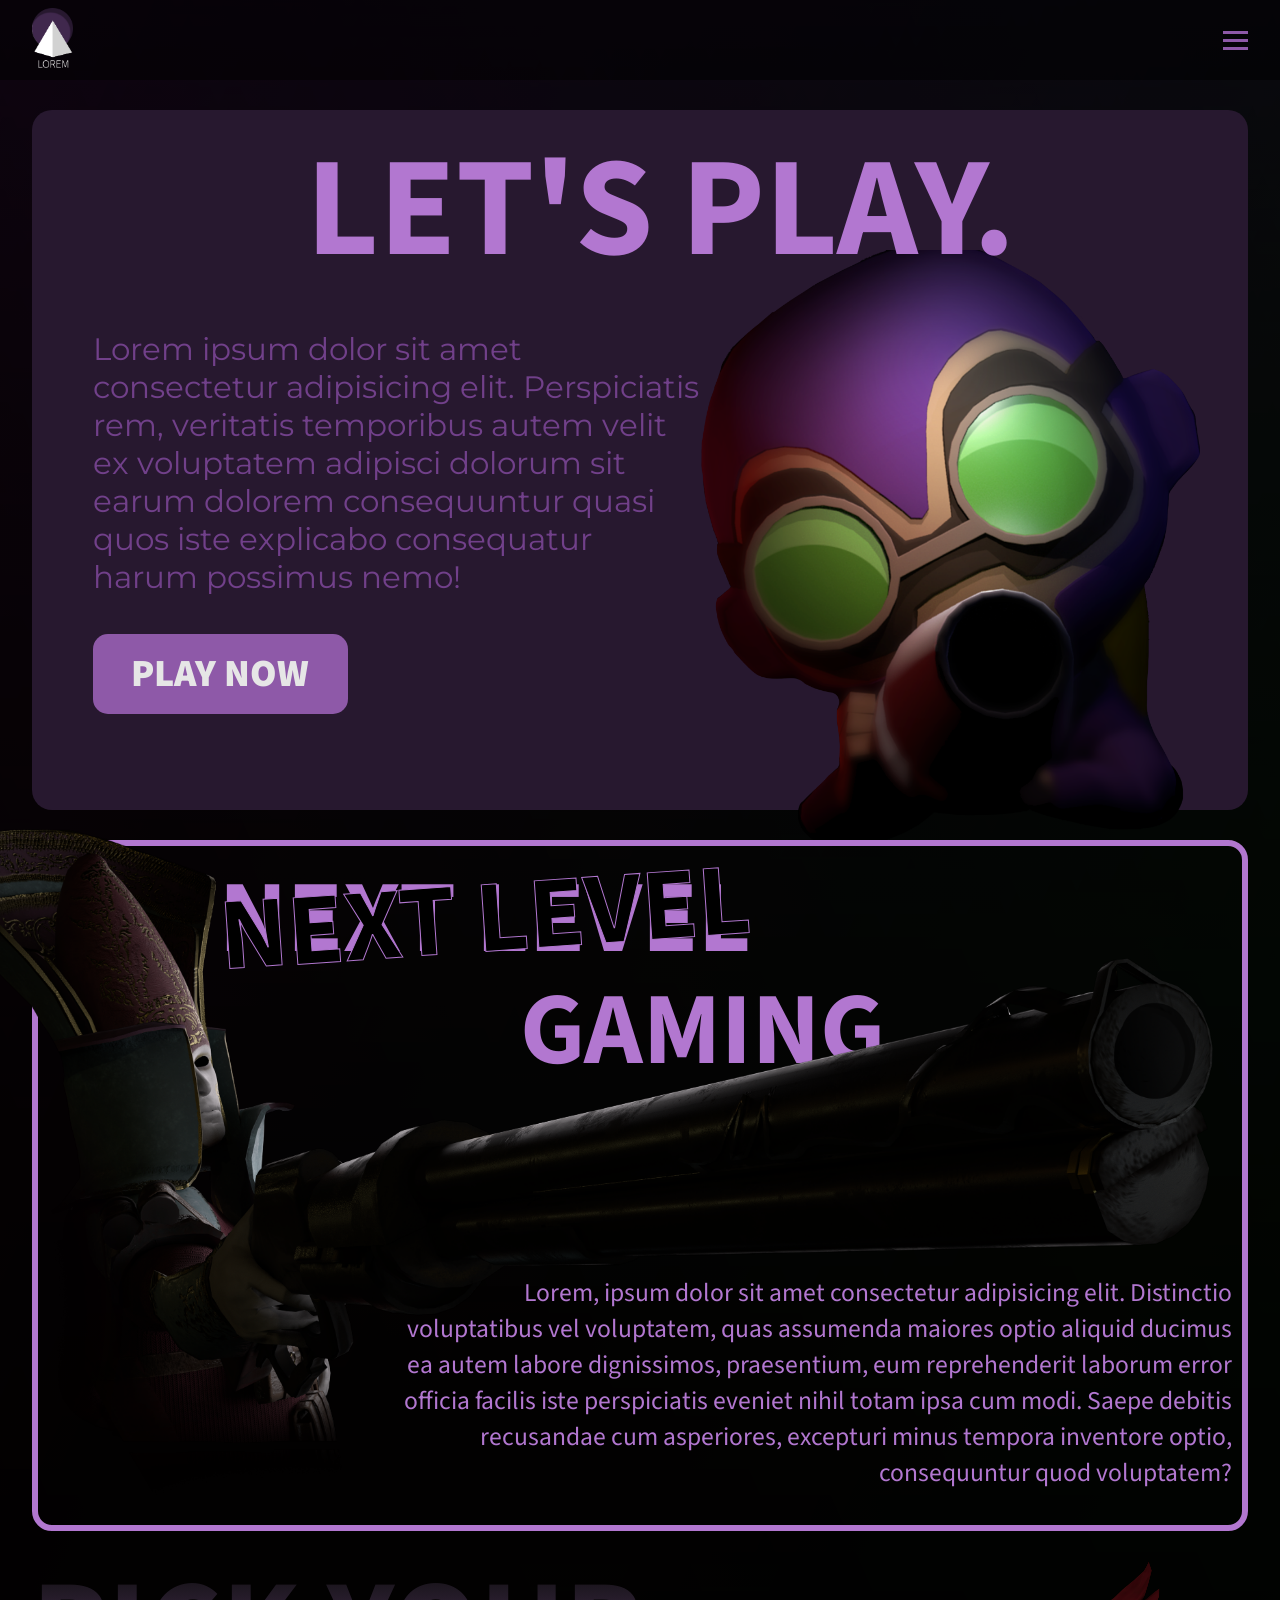
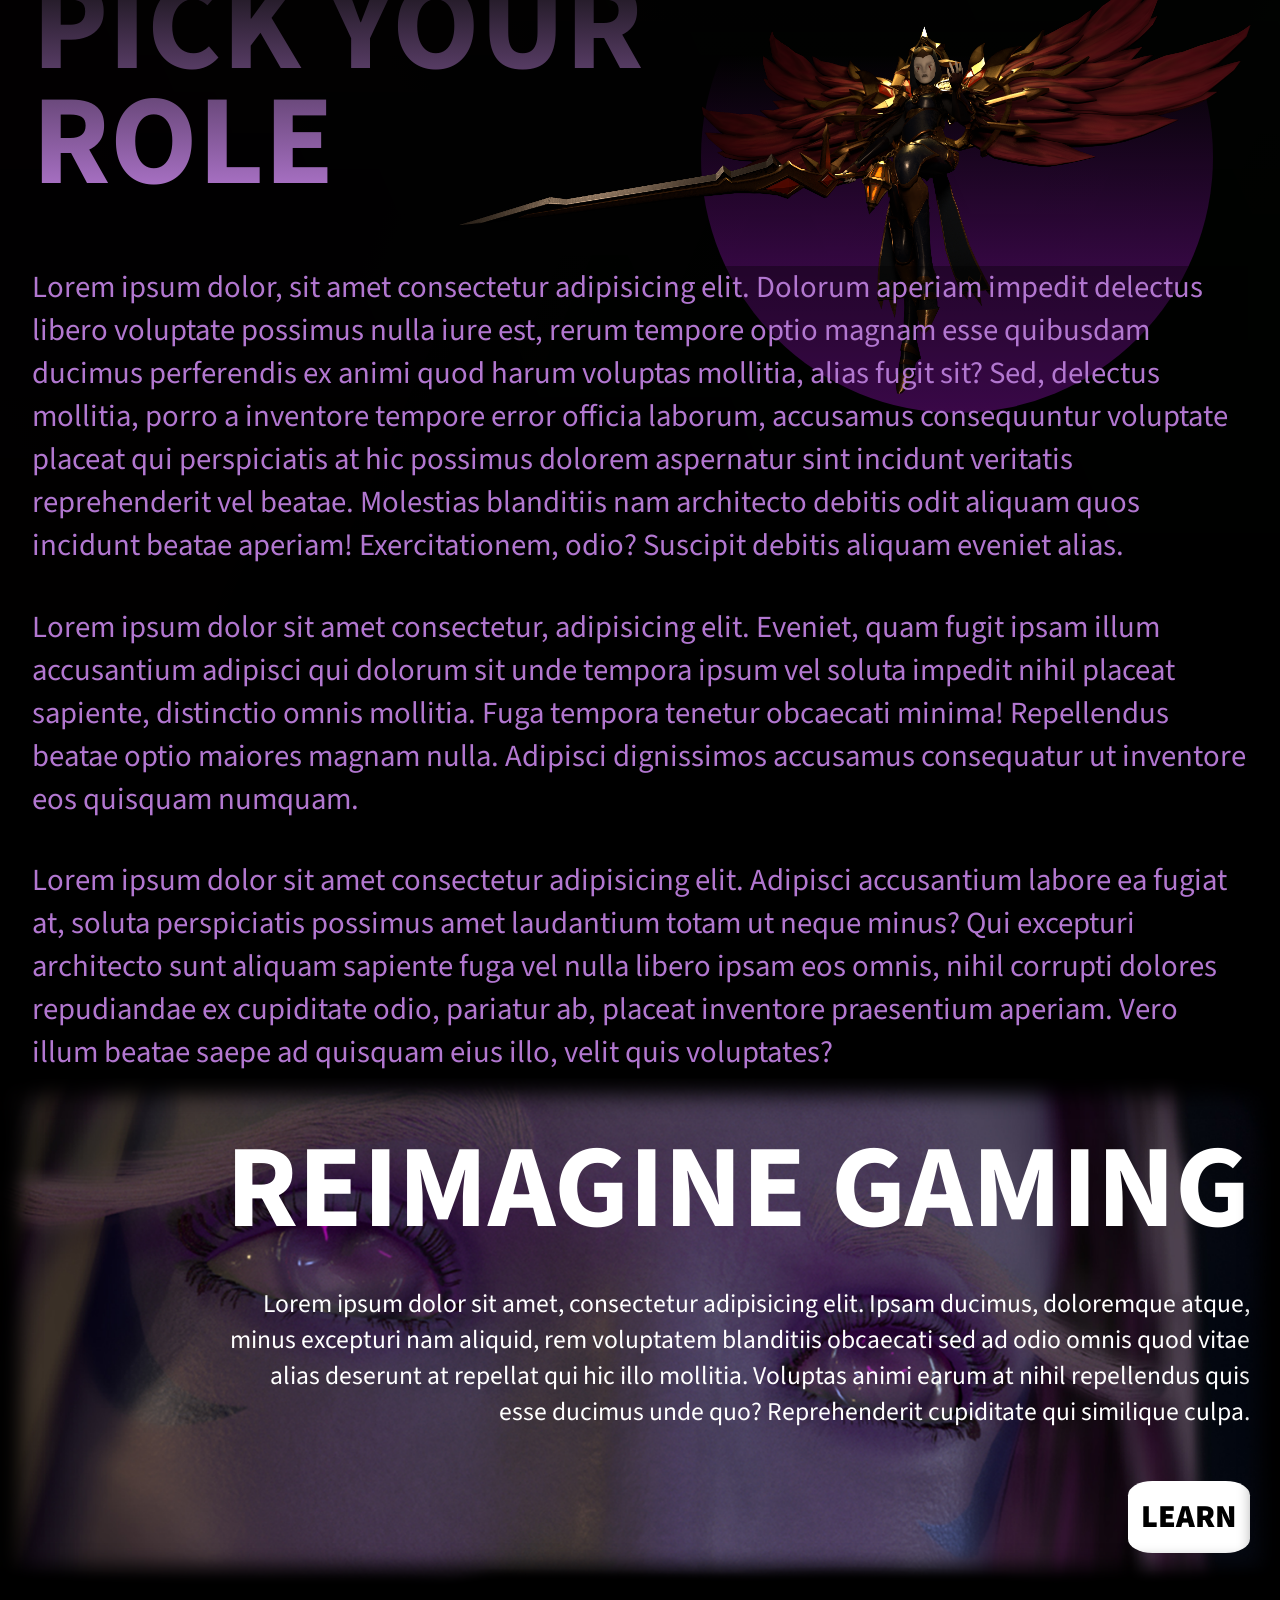
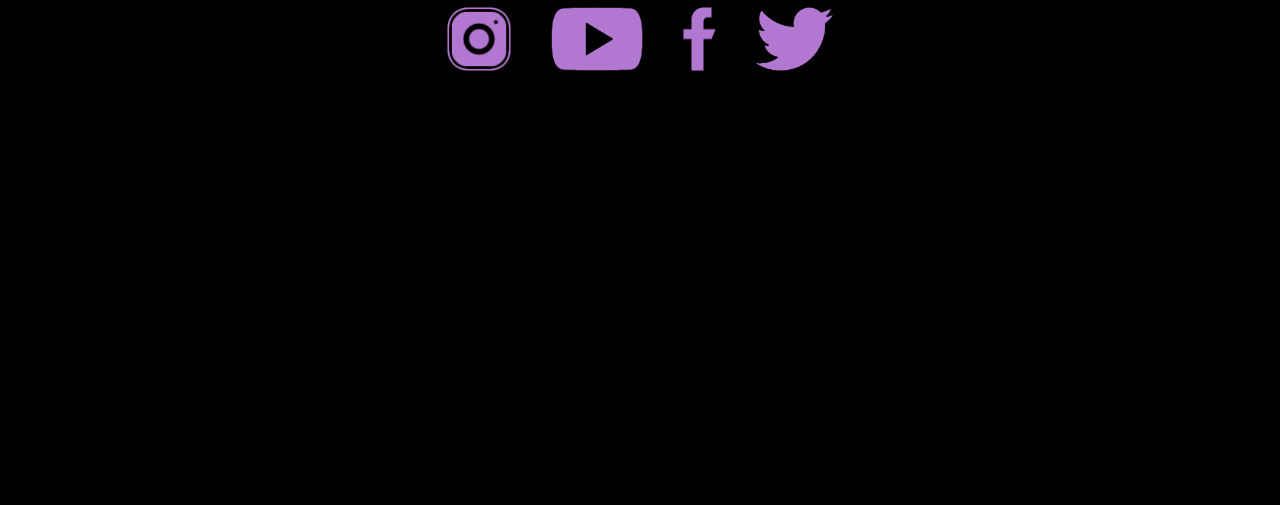
<file: index.html>
<!DOCTYPE html>
<html lang="en" dir="ltr">
  <head>
    <meta charset="utf-8">
    <title>Let's Play</title>
    <link rel="stylesheet" href="style.css">
    <link href="https://fonts.googleapis.com/icon?family=Material+Icons" rel="stylesheet">
    <meta name="viewport" content="width=device-width, initial-scale=1, minimum-scale=1" />
    
    <style>
      @import url('https://fonts.googleapis.com/css2?family=Heebo&display=swap');
      @import url('https://fonts.googleapis.com/css2?family=Open+Sans+Condensed:wght@300&display=swap');
      @import url('https://fonts.googleapis.com/css2?family=Karla&display=swap');
      @import url('https://fonts.googleapis.com/css2?family=Roboto:wght@300;400;500;700&display=swap');
      @import url('https://fonts.googleapis.com/css2?family=Montserrat:wght@400;500;600&display=swap');
      @import url('https://fonts.googleapis.com/css2?family=Nanum+Myeongjo&display=swap');
      @import url('https://fonts.googleapis.com/css2?family=Source+Sans+Pro:wght@200;300;400;900&display=swap');
      
    </style>
</head>
<body>
    <nav class="navbar">
        
        <div class="nav_container">
            <a  href="index.html">
                <img class="logo" src="LOREM.png" alt="">
            </a>
            
            
            <div class="nvbrcnt">
                <div class="nav_links" id="navUL">
                    <a href="index.html">HOME</a>
                    <a href="play.html">PLAY</a>
                    <a href="learn.html">LEARN</a>
                </div>
            </div>
            <div class="navbar_toggle" >
                <a id="hamburger">
                    <span class="bar"></span>
                    <span class="bar"></span>
                    <span class="bar"></span>
                </a>
            </div>
        </div>
        
    </nav>
    <div class="bg">
        <div class="homebox">
            <h1 class="LP_title">LET'S PLAY.</h1>
            <P class="LP_para">Lorem ipsum dolor sit amet consectetur adipisicing elit. Perspiciatis rem, veritatis temporibus autem velit ex voluptatem adipisci dolorum sit earum dolorem consequuntur quasi quos iste explicabo consequatur harum possimus nemo!</P>
            <a class="playbtn" href="play.html">PLAY NOW</a>
            <img class="monkey" src="THUMBNAIL.png" alt="3D Monkey">
        </div>
        <div class="homebox2">
            <h1 class="NL_title">NEXT LEVEL</h1>
            <h1 class="NL_title2">NEXT LEVEL</h1>
            <h1 class="G_title">GAMING</h1>
            <P class="NLG_para">Lorem, ipsum dolor sit amet consectetur adipisicing elit. Distinctio voluptatibus vel voluptatem, quas assumenda maiores optio aliquid ducimus ea autem labore dignissimos, praesentium, eum reprehenderit laborum error officia facilis iste perspiciatis eveniet nihil totam ipsa cum modi. Saepe debitis recusandae cum asperiores, excepturi minus tempora inventore optio, consequuntur quod voluptatem?</P>
            <div class="shotgun_container">
                <img class="shotgun" src="shotgun.png" alt="3D Paladin">
            </div>
            
        </div>
        <div class="homebox3">
            <div class="moon"></div>
            <div class="kayle_container">
                <img class="kayle" src="kayle.png" alt="3D Kayle"> 
            </div>
             
            <h1 class="PYR_title">PICK YOUR ROLE</h1>
            <P class="PYR_para">Lorem ipsum dolor, sit amet consectetur adipisicing elit. Dolorum aperiam impedit delectus libero voluptate possimus nulla iure est, rerum tempore optio magnam esse quibusdam ducimus perferendis ex animi quod harum voluptas mollitia, alias fugit sit? Sed, delectus mollitia, porro a inventore tempore error officia laborum, accusamus consequuntur voluptate placeat qui perspiciatis at hic possimus dolorem aspernatur sint incidunt veritatis reprehenderit vel beatae. Molestias blanditiis nam architecto debitis odit aliquam quos incidunt beatae aperiam! Exercitationem, odio? Suscipit debitis aliquam eveniet alias.</P>
            <P class="PYR_para PYR_repo2">Lorem ipsum dolor sit amet consectetur, adipisicing elit. Eveniet, quam fugit ipsam illum accusantium adipisci qui dolorum sit unde tempora ipsum vel soluta impedit nihil placeat sapiente, distinctio omnis mollitia. Fuga tempora tenetur obcaecati minima! Repellendus beatae optio maiores magnam nulla. Adipisci dignissimos accusamus consequatur ut inventore eos quisquam numquam.</P>
            <P class="PYR_para PYR_repo3">Lorem ipsum dolor sit amet consectetur adipisicing elit. Adipisci accusantium labore ea fugiat at, soluta perspiciatis possimus amet laudantium totam ut neque minus? Qui excepturi architecto sunt aliquam sapiente fuga vel nulla libero ipsam eos omnis, nihil corrupti dolores repudiandae ex cupiditate odio, pariatur ab, placeat inventore praesentium aperiam. Vero illum beatae saepe ad quisquam eius illo, velit quis voluptates?</P>
            
        </div>
        <div class="homebox4">
            <div class="reim_container">
                <h1 class="reim_title">REIMAGINE GAMING</h1>
                <p class="reim_para">Lorem ipsum dolor sit amet, consectetur adipisicing elit. Ipsam ducimus, doloremque atque, minus excepturi nam aliquid, rem voluptatem blanditiis obcaecati sed ad odio omnis quod vitae alias deserunt at repellat qui hic illo mollitia. Voluptas animi earum at nihil repellendus quis esse ducimus unde quo? Reprehenderit cupiditate qui similique culpa.</p>
                <div class="group">
                    <a href="learn.html" class="learnbtn">LEARN</a>
                </div>
            </div>
            <img class="acrona" src="acrona.png" alt="acrona">
            <div class="shadow"></div>
        </div>
        <footer>
            <div class="ftr_container">
                <a class="socials" href=""><img class="socialimg" src="insta.png" alt="insta"></a>
                <a class="socials" href=""><img class="socialimg" src="youtube.png" alt="youtube"></a>
                <a class="socials" href=""><img class="socialimg" src="facebook.png" alt="facebook"></a>
                <a class="socials" href=""><img class="socialimg" src="twitter.png" alt="twitter"></a>
                
            </div>
        </footer>
    </div>
    <script src="script.js"></script>
</body>
</html>
</file>
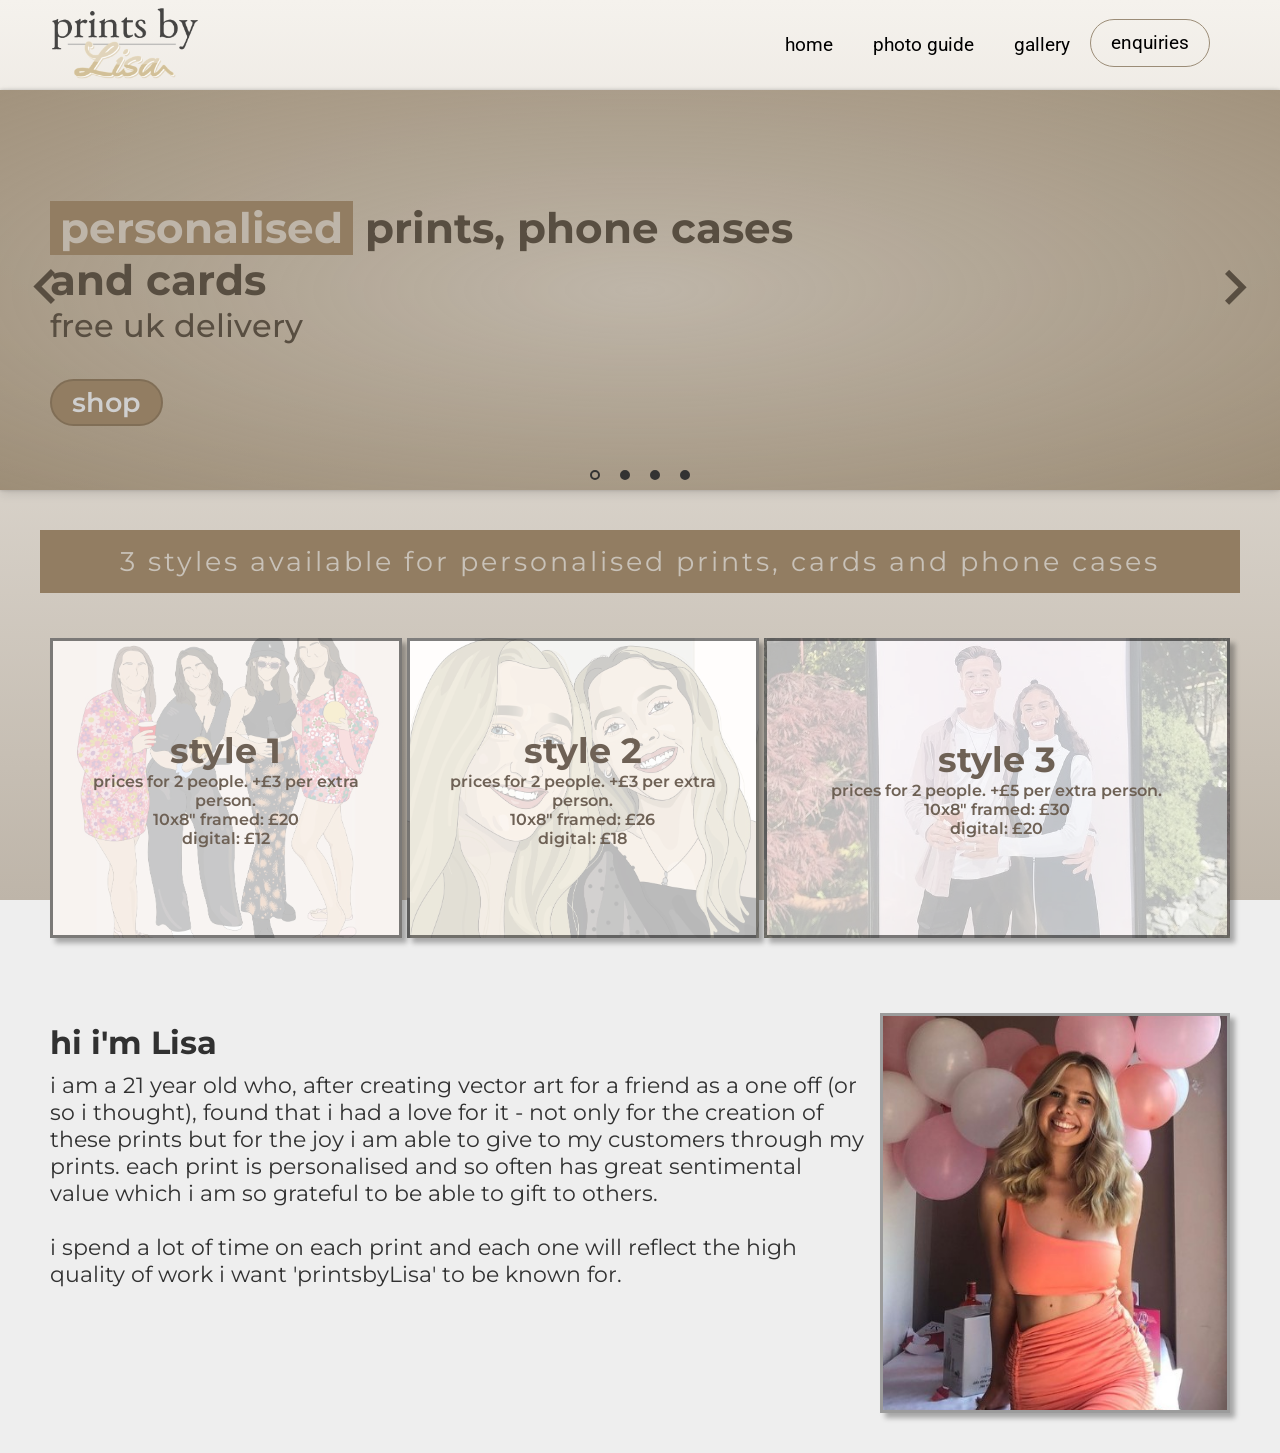
<file: printsbyLisa/index.html>
<!DOCTYPE html>
<html lang="en" dir="ltr">
  <head>
    <meta charset="utf-8">
    <title>printsbyLisa</title>
    <link rel="stylesheet" href="style.css">
    <link href="https://fonts.googleapis.com/icon?family=Material+Icons" rel="stylesheet">
    <meta name="viewport" content="width=device-width, initial-scale=1, minimum-scale=1" />
    <style>
      @import url('https://fonts.googleapis.com/css2?family=Heebo&display=swap');
      @import url('https://fonts.googleapis.com/css2?family=Open+Sans+Condensed:wght@300&display=swap');
      @import url('https://fonts.googleapis.com/css2?family=Karla&display=swap');
      @import url('https://fonts.googleapis.com/css2?family=Roboto:wght@300;400;500;700&display=swap');
      @import url('https://fonts.googleapis.com/css2?family=Montserrat:wght@400;500;600&display=swap');
    </style>
  </head>
  <body>
    <nav id="navbar">
      <div class="navbar_container">
        <a href="index.html" id="navbar_logo">
          <img id="logo_img" src="printsbyLisa_logo.png" alt="printsbyLisa">
        </a>
        <a class="navbar_toggle" id="hamburger">
          <span class="bar"></span>
          <span class="bar"></span>
          <span class="bar"></span>
        </a>
        <ul class="navbar_menu" id="navbar-ul">
          <li class="navbar_item active-page">
            <a href="index.html" class="navbar_links" id="home-page">home</a>
          </li>
          <li class="navbar_item">
            <a href="photoGuide.html" class="navbar_links" id="guide-page">photo guide</a>
          </li>
          <li class="navbar_item">
            <a href="gallery.html" class="navbar_links" id="showcase-page">gallery</a>
          </li>
          <!-- <li class="navbar_item">
            <a href="shop.html" class="navbar_links" id="shop-page">shop</a>
          </li> -->
          <li class="navbar_btn navbar_item">
            <a href="enquiries.html" class="button" id="shop">enquiries</a>
            <!-- <a href="contact.html" class="navbar_links" id="contact-page">Contact</a> -->
          </li>
        </ul>
      </div>
    </nav>
    <main class="main_container">
      <div class="bg"></div>
      <div class="container">
        <div class="carousel">
          <div class="slider">
            <section>
              <div class="tagline_container">
                <div class="tagline">
                  <h1> <span id="highlight">personalised</span> prints, phone cases and cards</h1>
                  <p>free uk delivery</p>
                  <a href="enquiries.html" class="buttonShop" id="shop">SHOP</a>
                </div>
              </div>
            </section>
            <section id="s2">
              <div class="review">
                <p class="reviewText">“Really good customer service and so talented at what you do. My boyfriend loves it so much.”</p>
                <h1 class="customerName">Macy Szabo</h1>
                <a href="enquiries.html" class="buttonShop" id="shop">SHOP</a>
              </div>
            </section>
            <section id="s3">
              <div class="review">
                <p class="reviewText">“I’ve had 4 different prints FROM you <span class="capital">lisa</span> and they’ve all been perfect😊 thank you!”</p>
                <h1 class="customerName">Caitlin Leigh</h1>
                <a href="enquiries.html" class="buttonShop" id="shop">SHOP</a>
              </div>
            </section>
            <section id="s4">
              <div class="review">
                <p class="reviewText">“I was late in getting my order in for Mother’s Day but <span class="capital">lisa</span> made sure it was done and sent in time. <span class="capital">lisa</span>’s service is great with good communication to ensure the picture is perfect. Highly recommend, I have already been in touch to get another picture done!” </p>
                <h1 class="customerName">Catriona Young</h1>
                <a href="enquiries.html" class="buttonShop" id="shop">SHOP</a>
              </div>
            </section>
          </div>
          <div class="control">
            <span class="arrow left">
              <i class="material-icons arrow">
              keyboard_arrow_left
              </i>
            </span>
            <span class="arrow right">
              <i class="material-icons arrow">
              keyboard_arrow_right
              </i>
            </span>
            <ul>
              <li class="selected"></li>
              <li></li>
              <li></li>
              <li></li>
            </ul>
          </div>
        </div>
      </div>

      <div class="print_desc">
        <h1 id="h1_desc">3 styles available for personalised prints, cards and phone cases</h1>
      </div>
      <div class="background">
        <div class="pics_container">
          <div class="pic1">
            <div class="picText"><h1>style 1</h1>
            <p class="print_details">prices for 2 people. +£3 per extra person.</p>
            <p class="print_details">10x8" framed: £20</p>
            <p class="print_details">digital: £12</p>
            </div>
          </div>
    
          <div class="pic2">
            <div class="picText"><h1>style 2</h1>
              <p class="print_details">prices for 2 people. +£3 per extra person.</p>
              <p class="print_details">10x8" framed: £26</p>
              <p class="print_details">digital: £18</p>
            </div>
          </div>

          <div class="pic3">
            <div class="picText"><h1>style 3</h1>
              <p class="print_details">prices for 2 people. +£5 per extra person.</p>
              <p class="print_details">10x8" framed: £30</p>
              <p class="print_details">digital: £20</p>
            </div>
          </div>
      </div>
      </div>
      
      <div class="about_background">
        <div class="about_container">
          <div class="writing_block">
            <div class="about_writing">
              <h1>hi i'm <span class="capital">lisa</span></h1>
              <p id="para">i am a 21 year old who, after creating vector art for a friend as a one off (or so i thought), found that i had
              a love for it - not only for the creation of these prints but for the joy i am able to give to my customers through my prints. each print is personalised 
              and so often has great sentimental value which i am so grateful to be able to gift to others. <br> <br> i spend a lot of time on each print and each one will 
              reflect the high quality of work i want 'printsby<span class="capital">lisa</span>' to be known for.</p>
            </div>
          </div>
          <div class="about_pic">
            <img id="picofLisa" src="lisa.jpg" alt="Picture of Lisa">
          </div>
          <!-- <div class="socials_con">
            <div class="socials">
              <div id="insta">
                <a href="https://www.instagram.com/_printsbylisa/">
                  <img class="socials_logo" src="/img/Instagram_logo_2016.png" alt="Instagram">
                </a>
              </div>
            </div>
          </div> -->
        </div>
      </div>
      </main>
      <script src="indexScript.js"></script>
    </body>
  </html>
</file>
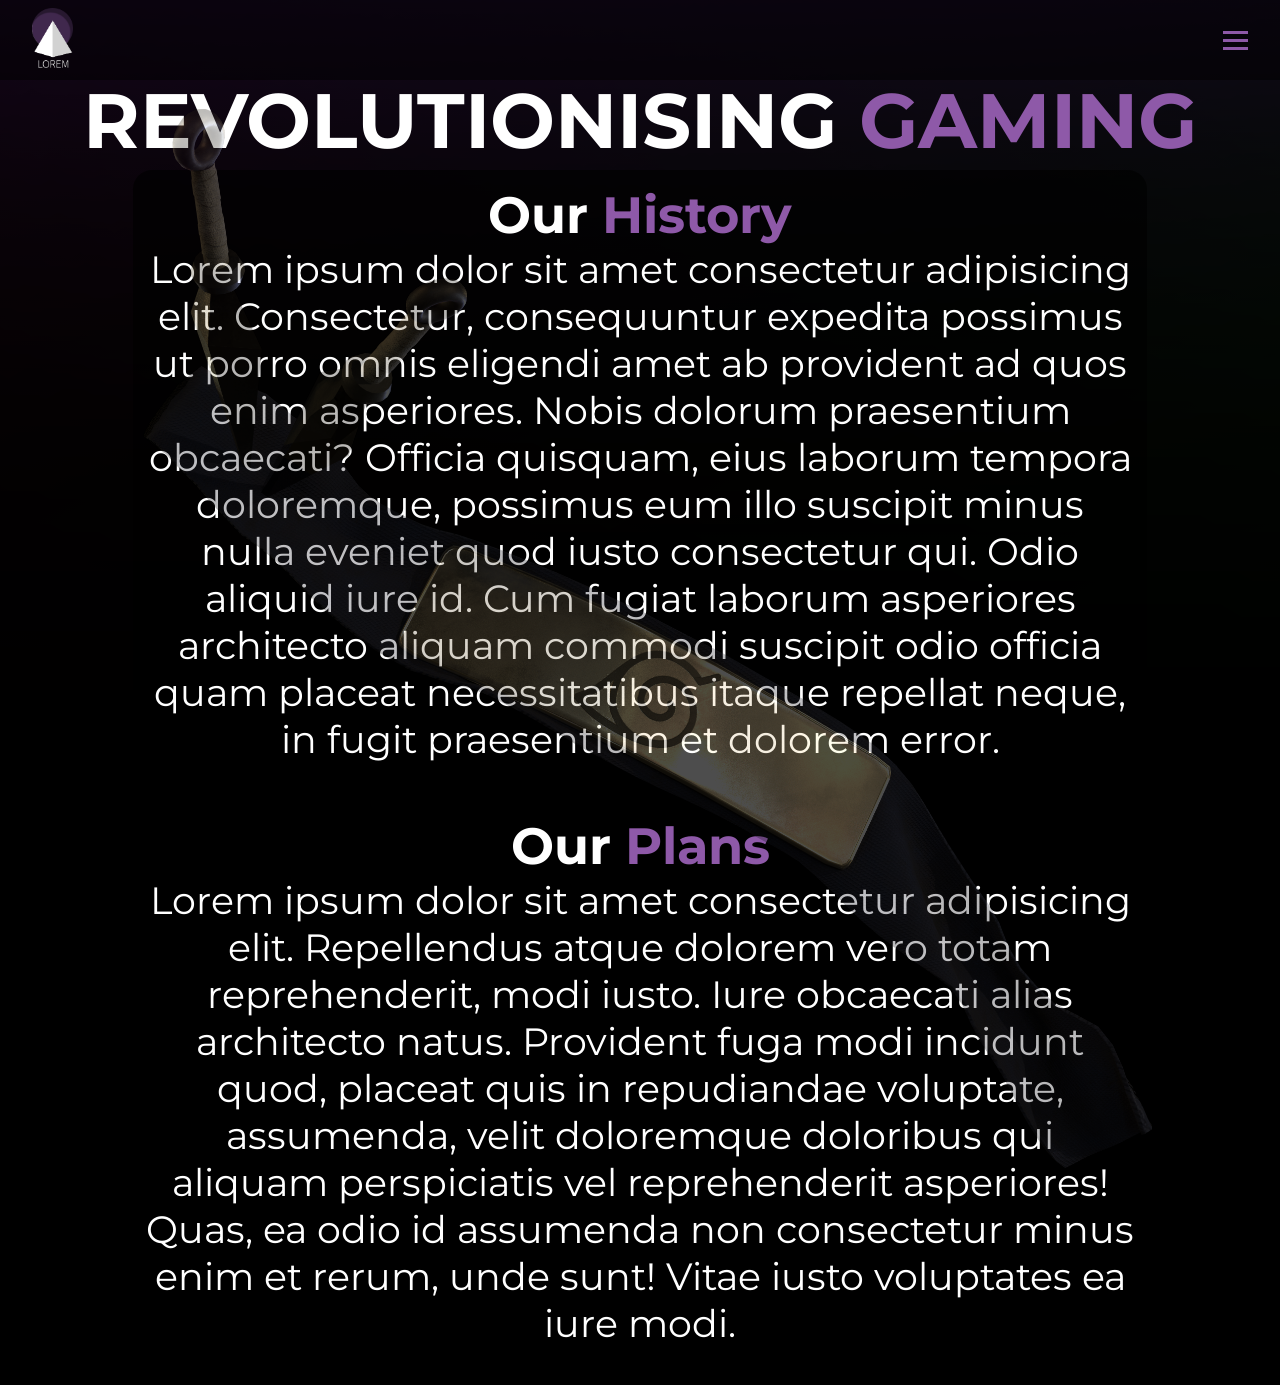
<file: learn.html>
<!DOCTYPE html>
<html lang="en" dir="ltr">
  <head>
    <meta charset="utf-8">
    <title>Let's Play</title>
    <link rel="stylesheet" href="style.css">
    <link href="https://fonts.googleapis.com/icon?family=Material+Icons" rel="stylesheet">
    <meta name="viewport" content="width=device-width, initial-scale=1, minimum-scale=1" />
    
    <style>
      @import url('https://fonts.googleapis.com/css2?family=Heebo&display=swap');
      @import url('https://fonts.googleapis.com/css2?family=Open+Sans+Condensed:wght@300&display=swap');
      @import url('https://fonts.googleapis.com/css2?family=Karla&display=swap');
      @import url('https://fonts.googleapis.com/css2?family=Roboto:wght@300;400;500;700&display=swap');
      @import url('https://fonts.googleapis.com/css2?family=Montserrat:wght@400;500;600&display=swap');
      @import url('https://fonts.googleapis.com/css2?family=Nanum+Myeongjo&display=swap');
      @import url('https://fonts.googleapis.com/css2?family=Source+Sans+Pro:wght@200;300;400;900&display=swap');
      
    </style>
    
</head>
<body>
    <nav class="navbar">
        <div class="nav_container">
            <a  href="index.html">
                <img class="logo" src="LOREM.png" alt="">
            </a>
            <div class="nvbrcnt">
                <div class="nav_links" id="navUL">
                    <a href="index.html">HOME</a>
                    <a href="play.html">PLAY</a>
                    <a href="learn.html">LEARN</a>
                </div>
            </div>
            <div class="navbar_toggle">
                <a id="hamburger">
                    <span class="bar"></span>
                    <span class="bar"></span>
                    <span class="bar"></span>
                </a>
            </div>
        </div>
    </nav>

    <main>
        <h1 class="learnTitle">REVOLUTIONISING <span class="colouredText">GAMING</span></h1>
        <img class="learnImg" src="Headband.png" alt="">
        <div class="popupCont">
            <div class="popup">
                <h1 class="popupTitle">Our <span class="colouredText">History</span></h1>
                <p class="popupText">Lorem ipsum dolor sit amet consectetur adipisicing elit. Consectetur, consequuntur expedita possimus ut porro omnis eligendi amet ab provident ad quos enim asperiores. Nobis dolorum praesentium obcaecati? Officia quisquam, eius laborum tempora doloremque, possimus eum illo suscipit minus nulla eveniet quod iusto consectetur qui. Odio aliquid iure id. Cum fugiat laborum asperiores architecto aliquam commodi suscipit odio officia quam placeat necessitatibus itaque repellat neque, in fugit praesentium et dolorem error.</p>
            </div>
            <div class="popup">
                <h1 class="popupTitle">Our <span class="colouredText">Plans</span></h1>
                <p class="popupText">Lorem ipsum dolor sit amet consectetur adipisicing elit. Repellendus atque dolorem vero totam reprehenderit, modi iusto. Iure obcaecati alias architecto natus. Provident fuga modi incidunt quod, placeat quis in repudiandae voluptate, assumenda, velit doloremque doloribus qui aliquam perspiciatis vel reprehenderit asperiores! Quas, ea odio id assumenda non consectetur minus enim et rerum, unde sunt! Vitae iusto voluptates ea iure modi.</p>
            </div>
            <div class="bg3"></div>
        </div>
    </main>
</body>
<script src="script.js"></script>
</html>
</file>
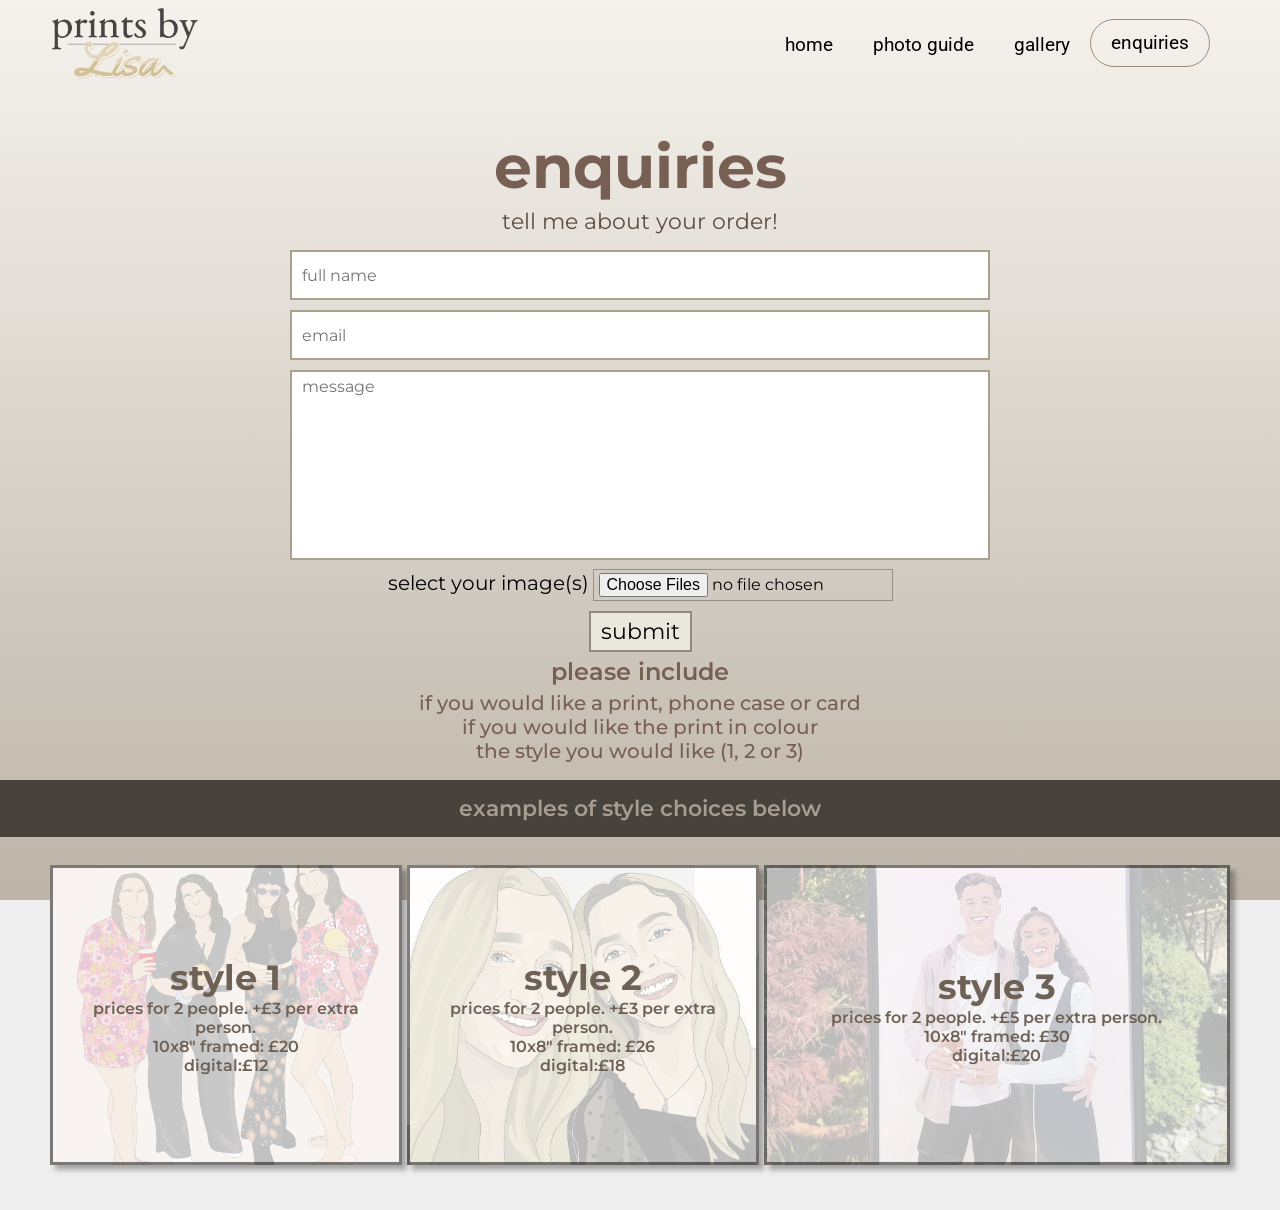
<file: printsbyLisa/enquiries.html>
<!DOCTYPE html>
<html lang="en" dir="ltr">
  <head>
    <meta charset="utf-8">
    <title>printsbyLisa</title>
    <link rel="stylesheet" href="style.css">
    <link href="https://fonts.googleapis.com/icon?family=Material+Icons" rel="stylesheet">
    <meta name="viewport" content="width=device-width, initial-scale=1, minimum-scale=1" />
    <style>
      @import url('https://fonts.googleapis.com/css2?family=Heebo&display=swap');
      @import url('https://fonts.googleapis.com/css2?family=Open+Sans+Condensed:wght@300&display=swap');
      @import url('https://fonts.googleapis.com/css2?family=Karla&display=swap');
      @import url('https://fonts.googleapis.com/css2?family=Roboto:wght@300;400;500;700&display=swap');
      @import url('https://fonts.googleapis.com/css2?family=Montserrat:wght@400;500;600&display=swap');
    </style>
  </head>
  <body>
    <nav id="navbar">
        <div class="navbar_container">
          <a href="index.html" id="navbar_logo">
            <img id="logo_img" src="printsbyLisa_logo.png" alt="printsbyLisa">
          </a>
          <a class="navbar_toggle" id="hamburger">
            <span class="bar"></span>
            <span class="bar"></span>
            <span class="bar"></span>
          </a>
          <ul class="navbar_menu" id="navbar-ul">
            <li class="navbar_item">
              <a href="index.html" class="navbar_links" id="home-page">home</a>
            </li>
            <!-- <li class="navbar_item">
              <a href="contact.html" class="navbar_links" id="contact-page">contact</a>
            </li> -->
            <li class="navbar_item">
              <a href="photoGuide.html" class="navbar_links" id="guide-page">photo guide</a>
            </li>
            <li class="navbar_item">
              <a href="gallery.html" class="navbar_links" id="showcase-page">gallery</a>
            </li>
            <!-- <li class="navbar_item">
              <a href="shop.html" class="navbar_links" id="shop-page">shop</a>
            </li> -->
            <li class="navbar_btn navbar_item active-page">
              <a href="enquiries.html" class="button" id="shop">enquiries</a>
              <!-- <a href="contact.html" class="navbar_links" id="contact-page">Contact</a> -->
            </li>
          </ul>
        </div>
    </nav>
    <div class="order_background">
      <!-- <div class="bg">
        <img id="bgimg" src="img/bg.jpg" alt="background">
      </div> -->
      <div class="bg"></div>
        <div class="order_container">
            <div id="order_title">
                <h1>Enquiries</h1>
                <p>Tell me about your order!</p>
            </div>
            <div class="forms">
              <form
                action="https://formspree.io/f/xrgryode"
                method="POST"
                enctype="multipart/form-data"
              >
                    <label for="name"></label>
                    <input type="text" id="name" name="name" placeholder="Full Name">
                    <br>
                    <label for="email"></label>
                    <input type="text" id="email" name="email" placeholder="Email">
                    <br>
                    <textarea name="message" id="message" for="message" placeholder="Message" style="resize:none;" rows="1" cols="20"></textarea>
                    <br>
                    <label for="myfile">Select your image(s)</label>
                    <input type="file" class="hidden" id="myfile" name="myfile" multiple>
                    <br>
                    <button type="submit" value="send" id="button">Submit</button>
                    <br>
                </form>
            </div>
            <div class="order_description">
              <!-- <p id="orderDesc1">Describe which style you would like as well as any special requests you would like.</p> -->
              <p id="bold">Please include</p>
              <ul id="examples_listOrder">
                <li>if you would like a print, phone case or card</li>
                <li>if you would like the print in colour</li>
                <li>the style you would like (1, 2 or 3)</li>
              </ul>
            </div>
        </div>
    </div>
    <div id="printsBelow">
      <p>Examples of style choices below</p>
    </div>
    <div class="background2">
      <div class="pics_container">
        <div class="pic1">
          <div class="picText"><h1>Style 1</h1>
          <p class="print_details">Prices for 2 people. +£3 per extra person.</p>
          <p class="print_details">10x8" framed: £20</p>
          <p class="print_details">Digital:£12</p>
          </div>
        </div>
  
        <div class="pic2">
          <div class="picText"><h1>Style 2</h1>
            <p class="print_details">Prices for 2 people. +£3 per extra person.</p>
            <p class="print_details">10x8" framed: £26</p>
            <p class="print_details">Digital:£18</p>
          </div>
        </div>

        <div class="pic3">
          <div class="picText"><h1>Style 3</h1>
            <p class="print_details">Prices for 2 people. +£5 per extra person.</p>
            <p class="print_details">10x8" framed: £30</p>
            <p class="print_details">Digital:£20</p>
          </div>
        </div>
    </div>
    </div>
    <script src="constants.js"></script>
  </body>
  </html>
</file>
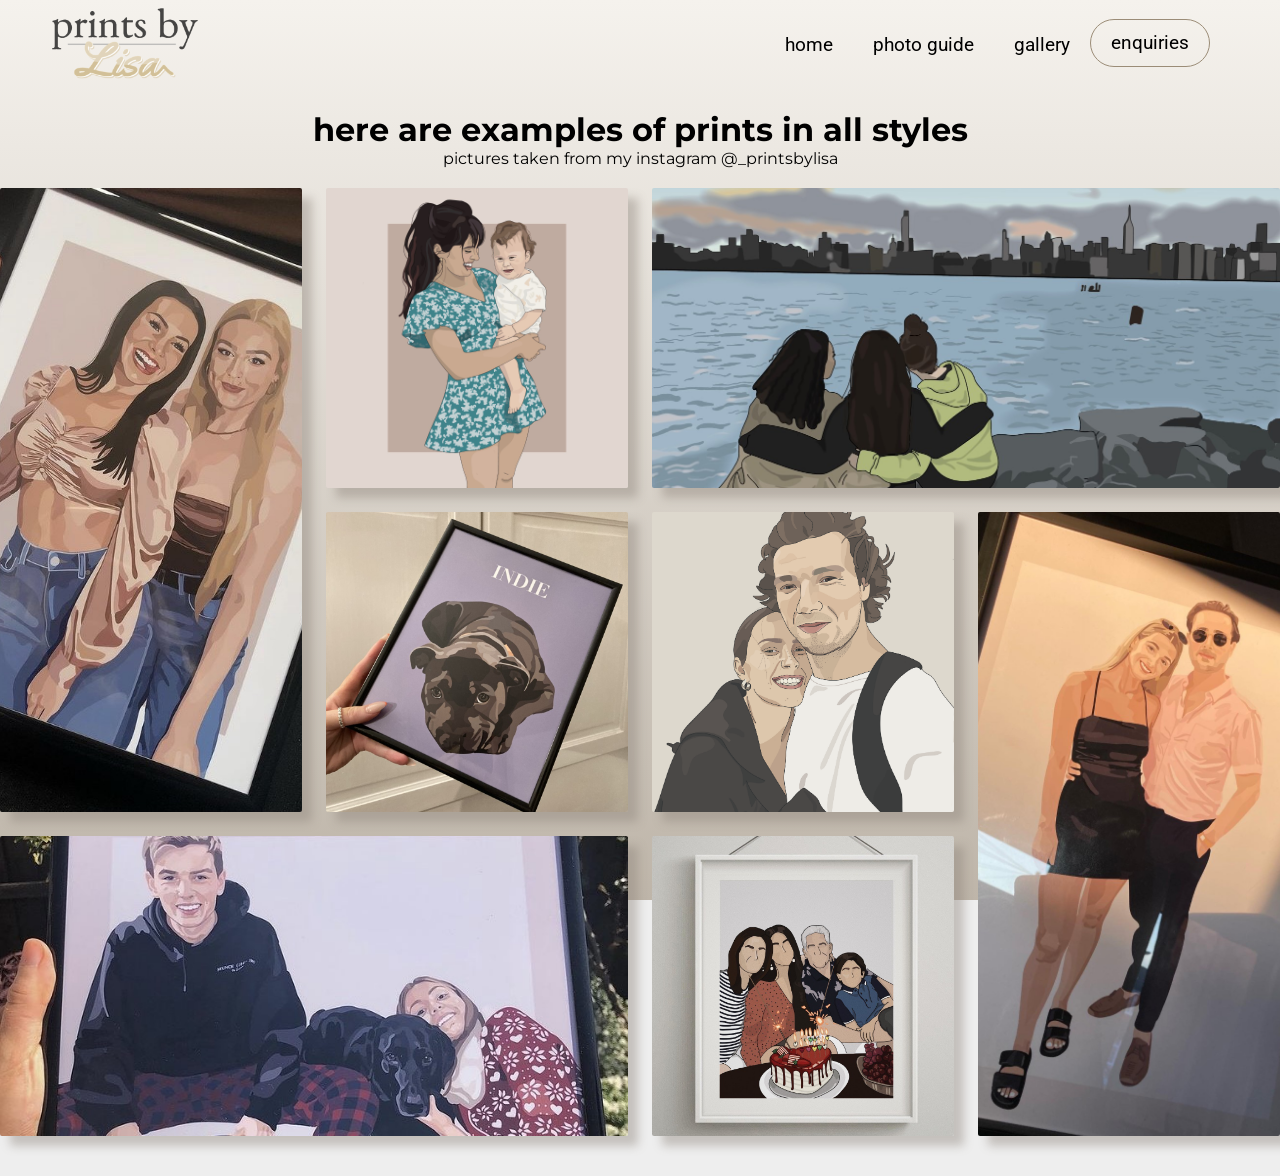
<file: printsbyLisa/gallery.html>
<!DOCTYPE html>
<html lang="en" dir="ltr">
  <head>
    <meta charset="utf-8">
    <title>printsbyLisa</title>
    <link rel="stylesheet" href="style.css">
    <link href="https://fonts.googleapis.com/icon?family=Material+Icons" rel="stylesheet">
    <meta name="viewport" content="width=device-width, initial-scale=1, minimum-scale=1" />
    <style>
      @import url('https://fonts.googleapis.com/css2?family=Heebo&display=swap');
      @import url('https://fonts.googleapis.com/css2?family=Open+Sans+Condensed:wght@300&display=swap');
      @import url('https://fonts.googleapis.com/css2?family=Karla&display=swap');
      @import url('https://fonts.googleapis.com/css2?family=Roboto:wght@300;400;500;700&display=swap');
      @import url('https://fonts.googleapis.com/css2?family=Montserrat:wght@400;500;600&display=swap');
    </style>
  </head>
  <body>
    <nav id="navbar">
      <div class="navbar_container">
        <a href="index.html" id="navbar_logo">
          <img id="logo_img" src="printsbyLisa_logo.png" alt="printsbyLisa">
        </a>
        <a class="navbar_toggle" id="hamburger">
          <span class="bar"></span>
          <span class="bar"></span>
          <span class="bar"></span>
        </a>
        <ul class="navbar_menu" id="navbar-ul">
          <li class="navbar_item">
            <a href="index.html" class="navbar_links" id="home-page">home</a>
          </li>
          <li class="navbar_item">
            <a href="photoGuide.html" class="navbar_links" id="guide-page">photo guide</a>
          </li>
          <li class="navbar_item  active-page">
            <a href="gallery.html" class="navbar_links" id="showcase-page">gallery</a>
          </li>
          <!-- <li class="navbar_item">
            <a href="shop.html" class="navbar_links" id="shop-page">shop</a>
          </li> -->
          <li class="navbar_btn navbar_item">
            <a href="enquiries.html" class="button" id="shop">enquiries</a>
            <!-- <a href="contact.html" class="navbar_links" id="contact-page">Contact</a> -->
          </li>
        </ul>
      </div>
    </nav>
    <div class="showcase_container">
      <div class="bg"></div>
      <div class="showcase_banner">
          <h1>Here are examples of prints in all styles</h1>
          <p>Pictures taken from my instagram @_printsbylisa</p>
      </div> 
      <div class="gallery2">
        <a class="img-1_2"></a>
        <a class="img-2_2"></a>
        <a class="img-3_2"></a>
        <a class="img-4_2"></a>
        <a class="img-5_2"></a>
        <a class="img-6_2"></a>
        <a class="img-7_2"></a>  
        <a class="img-8_2"></a>  
      </div>
    </div>
    <div class="overlay"></div>
    <script src="constants.js"></script>
</body>
</html>
</file>
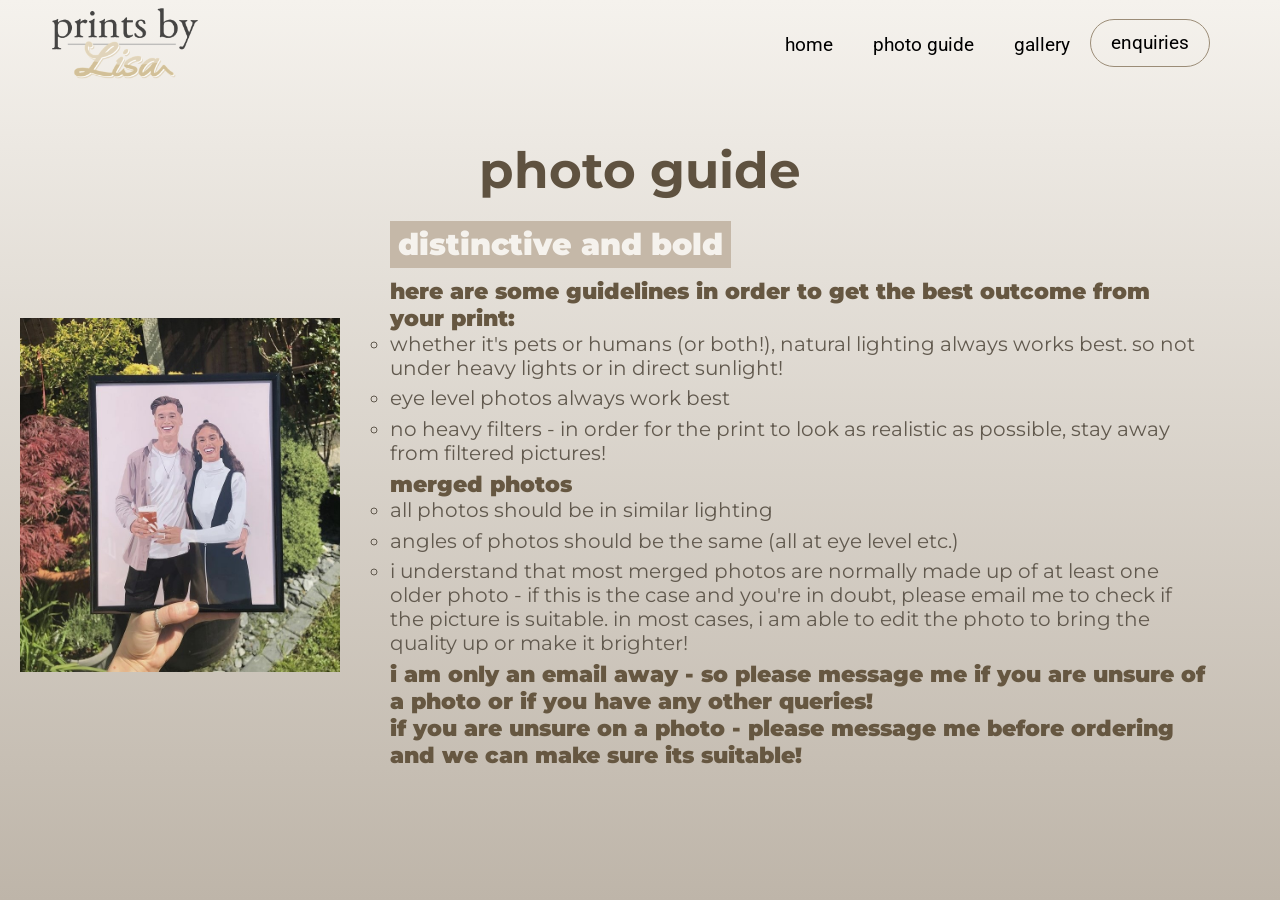
<file: printsbyLisa/photoGuide.html>
<!DOCTYPE html>
<html lang="en" dir="ltr">
  <head>
    <meta charset="utf-8">
    <title>printsbyLisa</title>
    <link rel="stylesheet" href="style.css">
    <link href="https://fonts.googleapis.com/icon?family=Material+Icons" rel="stylesheet">
    <meta name="viewport" content="width=device-width, initial-scale=1, minimum-scale=1" />
    <style>
      @import url('https://fonts.googleapis.com/css2?family=Heebo&display=swap');
      @import url('https://fonts.googleapis.com/css2?family=Open+Sans+Condensed:wght@300&display=swap');
      @import url('https://fonts.googleapis.com/css2?family=Karla&display=swap');
      @import url('https://fonts.googleapis.com/css2?family=Roboto:wght@300;400;500;700&display=swap');
      @import url('https://fonts.googleapis.com/css2?family=Montserrat:wght@400;500;600&display=swap');
    </style>
  </head>
  <body>
    
    <nav id="navbar">
        <div class="navbar_container">
          <a href="index.html" id="navbar_logo">
            <img id="logo_img" src="printsbyLisa_logo.png" alt="printsbyLisa">
          </a>
          <a class="navbar_toggle" id="hamburger">
            <span class="bar"></span>
            <span class="bar"></span>
            <span class="bar"></span>
          </a>
          <ul class="navbar_menu" id="navbar-ul">
            <li class="navbar_item">
              <a href="index.html" class="navbar_links" id="home-page">home</a>
            </li>
            <!-- <li class="navbar_item">
              <a href="contact.html" class="navbar_links" id="contact-page">contact</a>
            </li> -->
            <li class="navbar_item active-page">
              <a href="photoGuide.html" class="navbar_links" id="guide-page">photo guide</a>
            </li>
            <li class="navbar_item">
              <a href="gallery.html" class="navbar_links" id="showcase-page">gallery</a>
            </li>
            <!-- <li class="navbar_item">
              <a href="shop.html" class="navbar_links" id="shop-page">shop</a>
            </li> -->
            <li class="navbar_btn navbar_item">
              <a href="enquiries.html" class="button" id="shop">enquiries</a>
              <!-- <a href="contact.html" class="navbar_links" id="contact-page">Contact</a> -->
            </li>
          </ul>
        </div>
    </nav>
    <main>
    
    
      <div class="bg"></div>
      <!-- <div class="showcase_banner">
          <h1>Here are examples of prints in all styles</h1>
          <p>Pictures taken from my instagram @_printsbylisa</p>
      </div>  -->
      
      <div class="pguideContainer">
        <h1>Photo Guide</h1>
        <div class="guide_content">
          <img src="couple_gallery.jpg" alt="An example of a good reference">
          <ul>
            <h2>DISTINCTIVE AND BOLD</h2>
            <p>Here are some guidelines in order to get the best outcome from your print:</p>
              <li>Whether it's pets or humans (or both!), natural lighting always works best. So not under heavy lights or in direct sunlight!</li>
              <li>Eye level photos always work best</li>
              <li>No heavy filters - in order for the print to look as realistic as possible, stay away from filtered pictures!</li>
            <p>Merged photos</p>
              <li>All photos should be in similar lighting</li>
              <li>Angles of photos should be the same (all at eye level etc.)</li>
              <li>I understand that most merged photos are normally made up of at least one older photo - if this is the case and you're in doubt, please email me to check if the picture is suitable. In most cases, I am able to edit the photo to bring the quality up or make it brighter!</li>
            <p>I am only an email away - so please message me if you are unsure of a photo or if you have any other queries!</p>
            <p>If you are unsure on a photo - please message me before ordering and we can make sure its suitable!</p>
          </ul>
        </div>
      </div>
    
    
</main>
<script src="constants.js"></script>
</body>
<!-- <script>
  let scrollpos = window.scrollY
  const header = document.querySelector("nav")
  const header_height = 25

  const add_class_on_scroll = () => header.classList.add("scrolled")
  const remove_class_on_scroll = () => header.classList.remove("scrolled")

  window.addEventListener('scroll', function() { 
    scrollpos = window.scrollY;

    if (scrollpos >= header_height) { add_class_on_scroll() }
    else { remove_class_on_scroll() }

    console.log(scrollpos)
  })

  // const openGalleyPicture = document.querySelectorAll("[data-gallery-target]")
  // const closeGalleyPicture = document.querySelectorAll("[data-gallery-close]")

  const navUL = document.getElementById('navbar-ul');
  const hamburger = document.getElementById('hamburger');

        hamburger.onclick = function(){
          navUL.classList.toggle('show');
        }; 
  
</script> -->
</html>
</file>
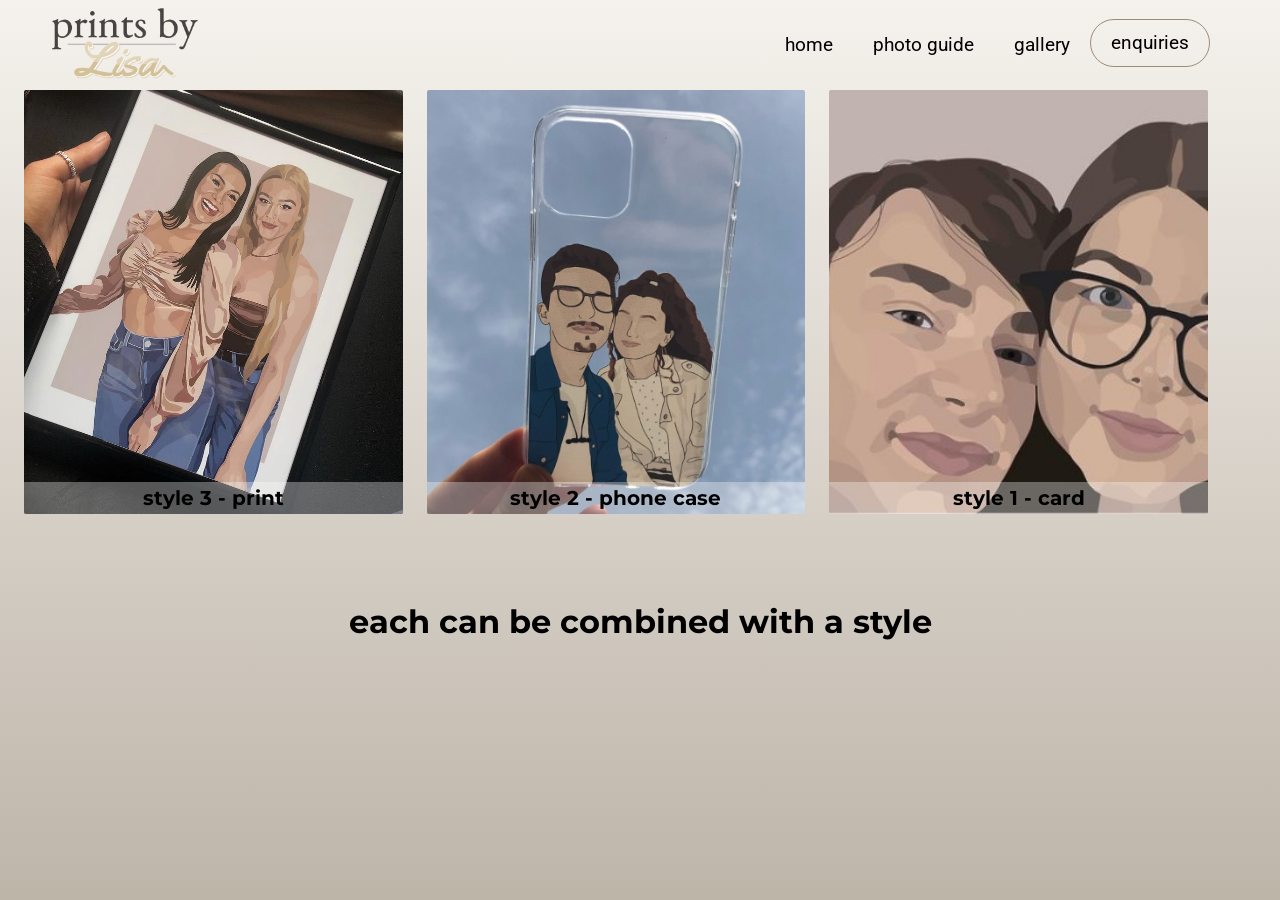
<file: printsbyLisa/shop.html>
<!DOCTYPE html>
<html lang="en" dir="ltr">
  <head>
    <meta charset="utf-8">
    <title>printsbyLisa</title>
    <link rel="stylesheet" href="style.css">
    <style>
      @import url('https://fonts.googleapis.com/css2?family=Heebo&display=swap');
      @import url('https://fonts.googleapis.com/css2?family=Open+Sans+Condensed:wght@300&display=swap');
      @import url('https://fonts.googleapis.com/css2?family=Karla&display=swap');
      @import url('https://fonts.googleapis.com/css2?family=Roboto:wght@300;400;500;700&display=swap');
      @import url('https://fonts.googleapis.com/css2?family=Montserrat:wght@400;500;600&display=swap');
    </style>
  </head>
  <body>
    
    <nav id="navbar">
        <div class="navbar_container">
          <a href="#home" id="navbar_logo">
            <img id="logo_img" src="printsbyLisa_logo.png" alt="printsbyLisa">
          </a>
          <a class="navbar_toggle" id="hamburger">
            <span class="bar"></span>
            <span class="bar"></span>
            <span class="bar"></span>
          </a>
          <ul class="navbar_menu" id="navbar-ul">
            <li class="navbar_item">
              <a href="index.html" class="navbar_links" id="home-page">home</a>
            </li>
            <!-- <li class="navbar_item">
              <a href="contact.html" class="navbar_links" id="contact-page">Contact</a>
            </li> -->
            <li class="navbar_item">
              <a href="photoGuide.html" class="navbar_links" id="guide-page">photo guide</a>
            </li>
            <li class="navbar_item">
              <a href="gallery.html" class="navbar_links" id="showcase-page">gallery</a>
            </li>
            <!-- <li class="navbar_item active-page">
              <a href="shop.html" class="navbar_links" id="shop-page">shop</a>
            </li> -->
            <li class="navbar_btn navbar_item">
              <a href="enquiries.html" class="button" id="shop">enquiries</a>
              <!-- <a href="contact.html" class="navbar_links" id="contact-page">Contact</a> -->
            </li>
          </ul>
        </div>
    </nav>
    <div class="shop_container">
      <div class="bg"></div>
      
      <div class="gallery">
          <a href="example1.jpg" class="img-1">
            <div class="gallery_pic_desc">
              <h1>style 3 - print</h1>
              <p>this style is my fav and i love to ride rollercoasters sometimes!</p>
            </div>
          </a>
        
        
        <a href="example3.jpg" class="img-2">
            <div class="gallery_pic_desc">
            <h1>style 2 - phone case</h1>
            <p>this style is my fav and i love to ride rollercoasters sometimes!</p>
          </div>
        </a>
        
        <a href="example2.jpg" class="img-3">
          <div class="gallery_pic_desc">
            <h1>style 1 - card</h1>
            <p>this style is my fav and i love to ride rollercoasters sometimes! yeah eyah eyahhhh  h kjdkdkdk hahahahh writing writing lots of writing more lines more lines testing more lines</p>
          </div>
        </a>
        
        <a href="example2.jpg" class="img-4">
          <div class="gallery_pic_desc">
            <h1>style 2 - phone case</h1>
            <p>this style is my fav and i love to ride rollercoasters sometimes!</p>
          </div>
        </a>
        
        <a href="example1.jpg" class="img-5">
          <div class="gallery_pic_desc">
            <h1>style 1 - card</h1>
            <p>this style is my fav and i love to ride rollercoasters sometimes! yeah eyah eyahhhh  h kjdkdkdk hahahahh writing writing lots of writing more lines more lines testing more lines</p>
          </div>
        </a> 
      
        <a href="example3.jpg" class="img-6">
          <div class="gallery_pic_desc">
            <h1>style 2 - phone case</h1>
            <p>this style is my fav and i love to ride rollercoasters sometimes!</p>
          </div>
        </a>
        
        <a href="example3.jpg" class="img-7">
          <div class="gallery_pic_desc">
            <h1>style 2 - phone case</h1>
            <p>this style is my fav and i love to ride rollercoasters sometimes!</p>
          </div>
        </a>  
       
        <a href="example2.jpg" class="img-8">
          <div class="gallery_pic_desc">
            <h1>style 1 - card</h1>
            <p>this style is my fav and i love to ride rollercoasters sometimes! yeah eyah eyahhhh  h kjdkdkdk hahahahh writing writing lots of writing more lines more lines testing more lines</p>
          </div>
        </a>  
        
      </div>

        <!-- <div class="insta_bg">
            <div id="insta_container">
                <div id="pixlee_container"></div>
                <script type="text/javascript">window.PixleeAsyncInit = function() {Pixlee.init({apiKey:'Gzbrk7jYNFsKXnEc84Zi'});Pixlee.addSimpleWidget({widgetId:'33484'});};</script>
                <script src="//instafeed.assets.pxlecdn.com/assets/pixlee_widget_1_0_0.js"></script>
            </div>
        </div> -->
    </div>
    <div class="shop_desc">
      <h1>Each can be combined with a style</h1>
      <p></p>
    </div>
    <div class="overlay"></div>
</body>
<script>
  let scrollpos = window.scrollY
  const header = document.querySelector("nav")
  const header_height = 25

  const add_class_on_scroll = () => header.classList.add("scrolled")
  const remove_class_on_scroll = () => header.classList.remove("scrolled")

  window.addEventListener('scroll', function() { 
    scrollpos = window.scrollY;

    if (scrollpos >= header_height) { add_class_on_scroll() }
    else { remove_class_on_scroll() }

    console.log(scrollpos)
  })

  const openGalleyPicture = document.querySelectorAll("[data-gallery-target]")
  const closeGalleyPicture = document.querySelectorAll("[data-gallery-close]")
  
  const navUL = document.getElementById('navbar-ul');
        const hamburger = document.getElementById('hamburger');

        hamburger.onclick = function(){
          navUL.classList.toggle('show');
        }; 
</script>
</html>
</file>
<file: style.css>
*{
    box-sizing: border-box;
    margin: 0;
    padding: 0;
    font-family: "Montserrat", sans-serif;
    scroll-behavior: smooth;
    
}

html{
    background-color: black;
    z-index: -50;
    overflow: -moz-scrollbars-vertical; 
    overflow-y: scroll;
}

.test5{
    overflow: hidden;
}

.navbar{
    /* display: flex; */
    position: fixed;
    top: 0;
    width: 100%;
    height: 80px;
    background-color:rgba(0, 0, 0, 0.5);
    z-index: 100;
}

.nav_container{
    width: 95%;
    max-width: 1600px;
    margin: auto;
    display: flex;
    justify-content: space-between;
    align-items: center;
    height: 80px;
}

.nav_links{
    display:inline-block;
    margin: auto 7% auto 0;
    position: absolute;
    top: 20px;
    right: 0;
    justify-content: space-around;
    width: 0%;
    height: 50%;
    /* height: 100%; */
    /* background-color: #27182f; */

    margin-right: 200px;

    overflow:hidden;
    white-space:nowrap;
    
    
    -webkit-transition: all 1s ease-out;
    -moz-transition: all 1s ease-out;
    -o-transition: all 1s ease-out;
    transition: all 1s ease-out;
}

.nvbrcnt{
    /* position: absolute; */
    /* left: 0; */
    /* justify-content: right; */
    right: 0;
    margin: 0;
    max-width: 1600px;
    width: 55%;

    display:inline-block;
    
}

/* .show{
    text-align: center;
    display: flex;
    flex-direction: column;
    position: absolute;
    top: 0;
    background-color: rgb(231, 20, 20);
    padding:50px;
    z-index: 10;
    border-radius: 50px;
    transition: .2s;
    width: 50vw;
    height: 90vw;
} */

.show{
    margin-top: 0;
    text-align: center;
    display: inline-block;
    /* flex-direction: column; */
    /* position: absolute;
    top: -40px; */

    margin-right: 200px;

    background-color: #27182f;
    
    /* padding: 0px; */
    z-index: 10;
    border-radius: 5vw;
    width: 50%;
    height: 50%;

    

    -webkit-transition: all 1s ease-out;
-moz-transition: all 1s ease-out;
-o-transition: all 1s ease-out;
transition: all 1s ease-out;
}

.nav_links a{
    display: inline-flex;
    text-decoration: none;
    color:white;
    align-items: center;
    margin: auto 3vw;
    font-size: 1.4vw;
    font-weight: 900;
    height: 100%;
    transition: .2s;
}

.nav_links a:hover {
    color:#8e59a8;
    transition: .2s;
}

.navbar_toggle{
    display: block;
    cursor: pointer;
    z-index: 25;
}

.navbar_toggle .bar{
    width: 25px;
    height: 3px;
    margin: 5px 0;
    transition: all 1s ease;
    background: #8e59a8;
    display: block;
    cursor: pointer;
    pointer-events: none;
}

.logo{
    height: 60px;
    width: auto;
    margin: auto 0;
}


.bg{
    background:
        linear-gradient(rgb(57, 23, 88) , transparent),
        linear-gradient(to top left, rgb(16, 119, 16), transparent),
        linear-gradient(to top right, rgb(77, 8, 35), transparent),
        linear-gradient(to top, rgb(0, 0, 0), transparent),
        rgba(0, 0, 0, 0.438)
        linear-gradient(to top, rgb(0, 0, 0), transparent);
        
    background-blend-mode:multiply;
    height: 3350px;
    /* height: auto; */
    width: auto;
}

.homebox{
    position: relative;
    top: 500px;
    /* left: 0; */
    /* margin-top: -350px; */
    margin: -390px auto 0 auto;
    width: 95%;
    max-width: 1600px;
    height: 43vw;
    max-height: 700px;
    background-color: #27182f;
    z-index: 1;
    border-radius: 20px;
}

.LP_title{
    color: #b277d0;
    /* font-size: 11vw; */
    font-size: 180px;
    font-family: "Source Sans Pro";
    margin: -20px 0 0 40px;
}

.LP_para{
    width: 35%;
    margin: 20px 0 0 50px;
    font-size: 23px;
    font-weight: 400;
    color:rgb(113, 64, 138);
    text-align: left;
}

.playbtn{
    position: relative;
    bottom: -15%;
    padding: 10px 30px;
    font-family: "Source Sans Pro";
    font-weight: 900;
    font-size: 30px;
    border: 0px;
    border-radius: 15px;
    color:rgb(230, 230, 230);
    background-color: #8e59a8;
    margin: 10px 0 0 50px;
    text-decoration: none;
    transition: .08s;
}

.playbtn:hover{
    filter: drop-shadow(0px 5px 10px black);
    background-color: rgb(178, 115, 209);
    transition: .08s;
}

.monkey{
    width: 58%;
    position: absolute;
    right: 0;
    top: -50px;
    z-index: -1;
}

.homebox2{
    position: relative;
    top: 1100px;
    /* left: 50%; */
    /* margin-top: -350px; */
    margin: -350px auto 0 auto;
    width: 95%;
    max-width: 1600px;
    height: 52vw;
    max-height: 800px;
    background-color: #27182f00;
    border: #b277d0 6px solid ;
    z-index: 1;
    border-radius: 20px;
}

.shotgun{
    position: relative;
    bottom: 3vw;
    /* width: 1800px; */
    width: 102vw;
    left: -3vw;
    max-width: 1800px;
}

@media screen and (max-width:1630px){
    .shotgun{
        position: relative;
        bottom: 5vw;
        /* width: 1800px; */
        width: 105vw;
        left: -6vw;
        max-width: 1800px;
    }
}

/* .shotgun{
    object-fit: cover;
    position: unset;
} */

.shotgun_container{
    width: 90vw;
    position: absolute;
    left: -80px;
    bottom: -180px;
}

.NL_title{
    color: #b277d0;
    margin-left: 15%;
    font-size: 140px;
    font-family: "Source Sans Pro";
}

.NL_title2{
    position: absolute;
    top: 0;
    color: black;
    margin-left: 15%;
    font-size: 140px;
    font-family: "Source Sans Pro";
    -webkit-text-stroke: 2px #b277d0; 
    -webkit-transform: rotate(-2deg); 

}

.G_title{
    color: #b277d0;
    position: relative;
    top: -5%;
    margin-left: 40%;
    font-size: 140px;
    font-family: "Source Sans Pro";
}

.NLG_para{
    color: #b277d0;
    font-size: 20px;
    font-family: "Source Sans Pro";
    position: absolute;
    width: 50%;
    text-align: right;
    bottom: 5%;
    right: 30px;
}

.homebox3{
    position: relative;
    top: 1200px;
    /* left: 50%; */
    /* margin-top: -350px; */
    margin: 0px auto 0 auto;
    width: 95%;
    max-width: 1600px;
    height: 800px;
    background-color: #27182f00;
    /* border: #b277d0 6px solid ; */
    z-index: 1;
}

.PYR_title{
    position: absolute;
    top: -100px;
    background: -webkit-linear-gradient(#000000, #b277d0);
     -webkit-background-clip: text;
    -webkit-text-fill-color: transparent;
    margin-left: 0%;
    font-size: 170px;
    font-family: "Source Sans Pro";
}

.moon{
    position: relative;
    top: -100px;
    left: 45%;
    max-height: 900px;
    max-width: 900px;
    height: 42vw;
    width: 42vw;  
    /* background-color: blueviolet; */
    border-radius: 50%;
    background: linear-gradient(to top, rgb(88, 12, 110) 0%, transparent 70%);
    z-index: -1;
}

.kayle{
    width: 80%;
    position: absolute;
    left: 300px;
    top: 50px;
    z-index: -1;
    /* z-index: 2; */
}

.PYR_para{
    position: absolute;
    top: 100px;
    width: 42%;
    color: #b277d0;
    background-color: rgba(0, 0, 0, 0.466);
    /* font-size: 1.2vw; */
    font-size: 22.5px;
    font-family: "Source Sans Pro";
    text-align: left;
}

.PYR_repo2{
    top: 500px;
    width: 50%;
    background-color:unset;
}

.PYR_repo3{
    position: absolute;
    top: 700px;
    width: 64%;
    color: #b277d0;
    font-family: "Source Sans Pro";
    
}

.homebox4{
    position: relative;
    top: 1400px;
    /* left: 50%; */
    /* margin-top: -350px; */
    /* margin: -350px 0 0 -800px; */
    width: 100%;
    height: 500px;
    background-color: #27182f00;
    z-index: 1;
    
}

.acrona{
    position: absolute;
    top: 0;
    width: 100%;
    height: 100%;
    object-fit: cover;
    margin: 0;
    z-index: -1;
}

.shadow{
    position: absolute;
    top: 0;
    width: 100%;
    height: 100%;
    box-shadow: inset 00px 0px 20px 20px rgb(0, 0, 0);
    pointer-events: none;
}

.reim_container{
    max-width: 1600px;
    margin: auto;
}

.reim_title{
    color: #ffffff;
    margin-top: 30px;
    /* display: flex;
    justify-content: flex-end; */
    margin-right: 100px;
    font-size: 100px;
    font-family: "Source Sans Pro";
    float: right;
}

.reim_para{
    color: #ffffff;
    margin: 30px 100px 0 0 ;
    /* display: flex;
    justify-content: flex-end; */
    text-align: right;
    width: 60%;
    font-size: 22px;
    font-family: "Source Sans Pro";
    float: right;
}

.group{
    width: 100%;
    float: right;
    /* right: 6.5%; */
    /* margin-right: 100px; */
    position: relative;
    top: 50px;
    /* left: 1360px; */
    margin: 30px 100px 0 0 ;
    display: flex;
    justify-content: flex-end;
}

.learnbtn{
    padding: 10px 25px;
    font-family: "Source Sans Pro";
    font-weight: 900;
    font-size: 30px;
    border: 0px;
    border-radius: 15px;
    /* color:rgb(230, 230, 230); */
    background-color: #ffffff;
    /* margin: 60px 0 0 50px; */
    text-decoration: none;
    color: black;
}

.learnbtn:hover{
    filter: drop-shadow(0px 0px 10px rgba(255, 255, 255, 0.151));
    background-color: rgb(255, 255, 255);
}

.learn{
    -webkit-background-clip: text;
    font-family: "Source Sans Pro";
    font-weight: 900;
}

.ftr_container{
    display: flex;
    justify-content: center;
    position: relative;
    top: 1400px;
    background-color: black;
    padding: 50px 0;
}

.socialimg{
    height: 60px;
}

.socialimg:hover{
    /* background-color: white; */
}

.socials{
    height: 60px;
    margin: 20px;
}

/*---------------------------PLAY.HTML------------------------------*/

.hidden{
    display: none;
    opacity: 0%;
    transition: 0.5s;
    pointer-events: none;
}

.show{
    visibility: visible;
    transition: 1s;
    
}

.bg2{
    position: relative;
    top: 0;
    z-index: 0;
    background:
        linear-gradient(rgb(57, 23, 88) , transparent),
        linear-gradient(to top left, rgb(16, 119, 16), transparent),
        linear-gradient(to top right, rgb(77, 8, 35), transparent),
        linear-gradient(to top, rgb(0, 0, 0), transparent),
        rgba(0, 0, 0, 0.438)
        linear-gradient(to top, rgb(0, 0, 0), transparent);  
    background-blend-mode:multiply;
    height: 800px;
    /* height: auto; */
    width: auto;
}

.play_vid_cnt{
    position: absolute;
    top: 0;
    width: 100%;
    height: 100%;
    display: flex;
    justify-content: center;
}

.play_vid{
    /* width: 50vw; */
    /* height: 50vw; */
    object-fit: cover;
}

.play_title{
    position: absolute;
    top: 50%;
    left: 50%;
    -webkit-transform: translate(-50%, -50%);
    transform: translate(-50%, -50%);
    text-align: center;
    color: rgb(255, 255, 255);
    display: flex;
    justify-content: center;
    align-items: center;
    font-size: 5rem;
    text-shadow: 0.03em 0 0 rgba(255, 0, 0, 0.75),
    -0.015em -0.02em 0 rgba(0, 4, 255, 0.75),
    0.015em 0.03em 0 rgba(0, 255, 0, 0.75);
    cursor: pointer;
    text-decoration: none;
    /* font-family: 'Open Sans Condensed'; */
    font-weight: 900;
    background-color: rgba(0, 0, 0, 0.281);
    padding: 0 10px;
}

/* #character {
    height: 50px;
    width: 50px;
    background: url(run_sprite.png) 0px 0px;
    position: absolute;
    top: 70%;
    left: 50%;
    -webkit-transform: translate(-50%, -50%);
    transform: translate(-50%, -50%);
    position:relative;
  } */

  .game{
    position: absolute;
    top: 500px;
    left: 50%;
    -webkit-transform: translate(-50%, -50%);
    transform: translate(-50%, -50%);
    width: 500px;
    height: 250px;
    /* border: 1px solid black; */
    margin: 0 auto 200px auto;
    background-color: rgba(38, 20, 48, 0.158);
    border-radius: 20px;
    padding: 15px;
}



#redText{
    color:rgb(163, 41, 41);
}

.counter{
    color: white;
}

.game p{
    color:white;
}

.game h1{
    color:white;
    text-align: center;
    position: absolute;
    top: -250px;
    transform: translate(-50%, 0);
    margin-left: 45%;
    width: 80vw;
    font-size: 4vw;
}

.game h2{
    color:white;
    position: absolute;
    top: 300px;
    text-align: center;
    transform: translate(-50%, 0);
    margin-left: 45%;
    width: 80vw;
    font-size: 4vw;
    font-weight: 400;
}

#character{
    width: 45px;
    height: 45px;
    background: url(run_sprite.png) 0px 0px;
    position:relative;
    top: 150px;
}
.animate{
    animation: jump .3s linear;
}
@keyframes jump{
    0%{top: 150px;}
    50%{top: 100px;}
    /* 70%{top: 100px;} */
    100%{top: 150px;}
}

#balloon{
    background: url(balloon.png);
    width: 14px;
    height: 17px;
    position: relative;
    top: 130px;
    left: 500px;
    animation: block 1s infinite linear;
}
@keyframes block{
    0%{left: 500px}
    100%{left: -20px}
}
p{
    text-align: center;
}

/*-------------------LEARN----------------------*/

.learnTitle{
    position: absolute;
    top: 0;
    left: 50%;
    -webkit-transform: translate(-50%, -50%);
    transform: translate(-50%, -50%);
    text-align: center;
    margin: 200px auto 50px auto;
    color: white;
    font-size: 4vw;
    width: 100%;
    z-index: 1;
}

.learnImg{
    position: absolute;
    margin-top: 120px;
    top: 20vw;
    left: 50%;
    -webkit-transform: translate(-50%, -50%);
    transform: translate(-50%, -50%);
    width: 45%;
    z-index: 1;
    opacity: 30%;
}

.popupCont{
    position: absolute;
    top: 20vw;
    left: 50%;
    -webkit-transform: translate(-50%, -50%);
    transform: translate(-50%, -50%);
    margin: 100px auto 0 auto;
    display: flex;
    justify-content: space-evenly;
    /* max-width: 1600px; */
    align-items: center;
    width: 99vw;
}

.popup{
    text-align: center;
    color:white;
    background-color: rgba(0, 0, 0, 0.671);
    width: 40%;
    border-radius: 1.5vw;
    padding: 1vw;
    font-size: 1.3vw;
}

.popupTitle{
    font-size: 2vw;
}

.bg3{
    position: absolute;
    z-index: -10;
    background:
        linear-gradient(rgb(57, 23, 88) , transparent),
        linear-gradient(to top left, rgb(16, 119, 16), transparent),
        linear-gradient(to top right, rgb(77, 8, 35), transparent),
        linear-gradient(to top, rgb(0, 0, 0), transparent),
        rgba(0, 0, 0, 0.438)
        linear-gradient(to top, rgb(0, 0, 0), transparent);
        
    background-blend-mode:multiply;
    height: 50vw;
    /* height: auto; */
    width: 100%;
}

.colouredText{
    color:#8e59a8;
}

@media screen and (max-width:1410px){
.nav_links{
    margin-right: 9%;
}

.show{
    margin-right: 10%;
    width: 50%;
}

.nav_links a{
    font-size: 2.5vw;
}
    

    .bg{
        /* height: 3050px; */
        height: auto;
    }

    .LP_title{
        text-align: center;
        font-size: 11vw;
    }

    .LP_para{
        width: 50%;
        font-size: 2.4vw;
        margin-left: 5%;
    }

    .playbtn{
        font-size: 3vw;
        bottom: -4vw;
        margin: 10% 0 10% 5%;
        padding: 1vw 3vw;
    }

    .homebox{
        min-height: 130px;
        height: 60vw;
    }

    .homebox2{
        top: 880px;
        /* padding-bottom: 200px; */
        height: 54vw;
    }

    .monkey{
        top: 20%;
        width: 45%;
    }

    .NL_title{
        font-size: 8vw;
    }

    .NL_title2{
        font-size: 8vw;
        -webkit-transform: rotate(-4deg); 
        -webkit-text-stroke: 1px #b277d0; 
    }

    .G_title{
        font-size: 8vw;
    }

    .shotgun{
        object-fit: cover;
        position: relative;
        width: 102vw;
        bottom: 30px;
        left: 100px;

    }

    .shotgun_container{
        width: 100vw;
        position: absolute;
        left: -18vw;
        bottom: -20px;
    }

    .NLG_para{
        font-size: 2vw;
        width: 70%;
        margin-right: -20px;
    }

    .homebox3{
        top: 910px;
        height: 80vw;
    }

    .kayle{
        object-fit: cover;
        position: unset;
        width: 62vw;
        z-index: -1;
    }

    .kayle_container{
        position: absolute;
        overflow: hidden;
        top: -0%;
        left: 35%;
        height: auto;
        width: 62vw;
        z-index: -1;
    }

    .moon{
        top: -60px;
        left: 55%;
        height: 40vw;
        width: 40vw;
       
    }

    .PYR_title{
        line-height: 90%;
        width: 55%;
        top: 10px;
        font-size: 10vw;
        background: -webkit-linear-gradient(#131014, #b277d0);
        -webkit-background-clip: text;
        -webkit-text-fill-color: transparent;
    }

    .PYR_para{
        position:unset;
        /* top: 25%; */
        width: 100%;
        font-size: 2.4vw;
        background-color: rgba(0, 0, 0, 0.349);
        z-index: 100;
        margin-top: -17%;
    }

    .PYR_repo2, .PYR_repo3{
        position:unset;
        /* top: 520; */
        margin-top: 3vw;
        width: 100%;
    }

    .homebox4{
        position: relative;
        top: 1000px;
        height: 40vw;
        margin-bottom: 200px;
    }

    .group{
        width: 100%;
        top: 4vw;
        margin: 1vw 30px 0 0 ;
    }

    .learnbtn{
        font-size: 2.5vw;
        padding: 1% 1%;
        border-radius: 20%;
        margin-top: -1vw;
    }

    .ftr_container{
        position: relative;
        top: 800px;
        height: 10vw;
        width: 100%;
        margin: 0 auto 0 auto;
        padding: 0 0;
    }

    .reim_title{
        font-size: 9.2vw;
        margin: 30px 30px 0 0 ;
    }

    .reim_para{
        margin: 1vw 30px 0 0 ;
        font-size: 2vw;
        width: 80%;
    }

    .socialimg{
        height: 5vw;
    }

    .socials{
        height: 7vw;
    }


.bg3{
    position: absolute;
    z-index: -2;
    top: 0;
    background:
        linear-gradient(rgb(57, 23, 88) , transparent),
        linear-gradient(to top left, rgb(16, 119, 16), transparent),
        linear-gradient(to top right, rgb(77, 8, 35), transparent),
        linear-gradient(to top, rgb(0, 0, 0), transparent),
        rgba(0, 0, 0, 0.438)
        linear-gradient(to top, rgb(0, 0, 0), transparent);
        
    background-blend-mode:multiply;
    height: 60vw;
    /* height: auto; */
    width: 100%;
}


.popupCont{
    position: unset;
    left: 0;
    margin-top: 170px;
    -webkit-transform: unset;
    transform: unset;
    /* position: absolute;
    top: 20vw;
    left: 50%;
    margin: 100px auto 0 auto;*/
    display: flex; 
    flex-direction: column;
    /* max-width: 1600px;
    align-items: center;
    width: 100vw; */
}

.learnTitle{
    margin-top:120px;
    margin-bottom: 0;
    position: absolute;
    text-align: center;
    font-size: 6vw;
    width: 90%;
}

.learnImg{
    width: 80%;
    margin-top: 30vw;
}

.popup{
    text-align: center;
    color:white;
    background-color: rgba(0, 0, 0, 0.671);
    width: 80%;
    border-radius: 1.5vw;
    padding: 1vw;
    font-size: 3vw;
    margin-bottom: 2vw;
}

.popupTitle{
    font-size: 4vw;
}


}


/*---------------------------PLAY.HTML------------------------------*/

.hidden{
    display: none;
    opacity: 0%;
    transition: 0.5s;
    
}

.show{
    visibility: visible;
    transition: 1s;
    
}

.bg2{
    position: relative;
    top: 0;
    z-index: 0;
    background:
        linear-gradient(rgb(57, 23, 88) , transparent),
        linear-gradient(to top left, rgb(16, 119, 16), transparent),
        linear-gradient(to top right, rgb(77, 8, 35), transparent),
        linear-gradient(to top, rgb(0, 0, 0), transparent),
        rgba(0, 0, 0, 0.438)
        linear-gradient(to top, rgb(0, 0, 0), transparent);  
    background-blend-mode:multiply;
    height: 800px;
    /* height: auto; */
    width: auto;
}

.play_vid_cnt{
    position: absolute;
    top: 0;
    transform: translate(50%, 50%);
    width: 50%;
    height: 50%;
    display: flex;
    justify-content: center;
}

.play_vid{
    /* width: 50vw; */
    /* height: 50vw; */
    object-fit: cover;
}

.play_title{
    position: absolute;
    top: 50%;
    left: 50%;
    -webkit-transform: translate(-50%, -50%);
    transform: translate(-50%, -50%);
    text-align: center;
    color: rgb(255, 255, 255);
    display: flex;
    justify-content: center;
    align-items: center;
    font-size: 5rem;
    text-shadow: 0.03em 0 0 rgba(255, 0, 0, 0.75),
    -0.015em -0.02em 0 rgba(0, 4, 255, 0.75),
    0.015em 0.03em 0 rgba(0, 255, 0, 0.75);
    cursor: pointer;
    text-decoration: none;
    /* font-family: 'Open Sans Condensed'; */
    font-weight: 900;
    background-color: rgba(0, 0, 0, 0.281);
    padding: 0 10px;
}

/* #character {
    height: 50px;
    width: 50px;
    background: url(run_sprite.png) 0px 0px;
    position: absolute;
    top: 70%;
    left: 50%;
    -webkit-transform: translate(-50%, -50%);
    transform: translate(-50%, -50%);
    position:relative;
  } */

  .game{
    position: absolute;
    top: 500px;
    left: 50%;
    -webkit-transform: translate(-50%, -50%);
    transform: translate(-50%, -50%);
    max-width: 520px;
    width: 100vw;
    height: 250px;
    /* border: 1px solid black; */
    margin: 0 auto 200px auto;
    background-color: rgba(38, 20, 48, 0.158);
    border-radius: 20px;
    padding: 15px;
}

.counter{
    color: white;
}

.game p{
    color:white;
}

#character{
    width: 45px;
    height: 45px;
    background: url(run_sprite.png) 0px 0px;
    position:relative;
    top: 150px;
}
.animate{
    animation: jump .3s linear;
}
@keyframes jump{
    0%{top: 150px;}
    50%{top: 100px;}
    /* 70%{top: 100px;} */
    100%{top: 150px;}
}

#balloon{
    background: url(balloon.png);
    width: 14px;
    height: 17px;
    position: relative;
    top: 130px;
    left: 500px;
    animation: block 1s infinite linear;
}
@keyframes block{
    0%{left: 500px}
    100%{left: -20px}
}
p{
    text-align: center;
}

.game h1{
    color:white;
    text-align: center;
    position: absolute;
    top: -200px;
    transform: translate(-50%, 0);
    margin-left: 45%;
    width: 60vw;
    font-size: 3.5vw;
}

.game h2{
    color:white;
    position: absolute;
    top: 300px;
    text-align: center;
    transform: translate(-50%, 0);
    margin-left: 45%;
    width: 60vw;
    font-size: 3.5vw;
    font-weight: 400;
}

@media screen and (max-width:940px){
    .shotgun{
        position: relative;
        bottom: 2vw;
        /* width: 1800px; */
        width: 102vw;
        left: 8vw;
        max-width: 1800px;
    }
}

@media screen and (max-width:600px){
    .shotgun{
        position: relative;
        bottom: 5vw;
        /* width: 1800px; */
        width: 101vw;
        left: 8vw;
        max-width: 1800px;
    }
}


@media screen and (max-width:500px){
    .homebox3{
        top: 910px;
        height: 65vw;
    }

    .game h1{
        color:white;
        text-align: center;
        position: absolute;
        top: -200px;
        transform: translate(-50%, 0);
        margin-left: 45%;
        width: 80vw;
        font-size: 10vw;
    }
    
    .game h2{
        color:white;
        position: absolute;
        top: 300px;
        text-align: center;
        transform: translate(-50%, 0);
        margin-left: 45%;
        width: 80vw;
        font-size: 10vw;
        font-weight: 400;
    }

    .shotgun_container{
        width: 100vw;
        position: absolute;
        left: -18vw;
        bottom: -10px;
    }

    .G_title{
        top: -7%;
    }

    .reim_title{
        margin-top: 10px;
    }

    .learnImg{
        margin-top: 150px;
    }
}
</file>
<file: printsbyLisa/style.css>
*{
    box-sizing: border-box;
    margin: 0;
    padding: 0;
    font-family: "Montserrat", sans-serif;
    scroll-behavior: smooth;
    text-transform: lowercase;
}

.capital {display:inline-block !important}
.capital:first-letter {text-transform: uppercase !important}

.bg{
    width: 100%;
    height: 100%;
    background-color: #f5f2ed;
    background: linear-gradient(#f5f2ed, #beb5a9);
    position:fixed;
    top: 0;
    left:0;
    z-index: -6;
}

.active-page{
    color:#927d62 !important;
}

/* .bgbox{
    width: 100%;
    height: 100vh;
    background-color: #f5f2ed;
    background: linear-gradient(#f5f2ed, #beb5a9);
    position:absolute;
    top: 0;
    left:0;
    z-index: -5;
} */

/* .bgbox2{
    width: 100%;
    height: 100%;
    background-color: #dacdb8;
    position:absolute;
    top: 0;
    left:0;
    z-index: -1;
} */

#bgimg{
    width: 100%;
    height: auto;
    object-fit: cover;
}

/* Navigation */

#navbar{
    /* background: #f5f2ed; */
    height: 90px;
    display: flex;
    display: flex;
    justify-content: center;
    align-items: center;
    position: sticky;
    top:0;
    z-index: 999;
    /* box-shadow: #8b827918 10px 10px 10px ; */
}

nav.scrolled{
    box-shadow: #8b82796c 0px 10px 10px ;
    background: #f5f2ed;
}


.navbar_container{
    display: flex;
    justify-content: space-between;
    height: 80px;
    z-index: 1;
    width: 100%;
    max-width: 1300px;
    margin: 0 auto 0 auto;
    padding: 0px 50px;
}

#navbar_logo{
    background-color: #a6a28d;
    background-image: linear-gradient(to top, #9b8c77 0%, #d3c38e 100%);
    background-size: 100%;
    -webkit-background-clip: text;
    -moz-background-clip: text;
    -webkit-text-fill-color: transparent;
    -moz-text-fill-color: transparent;
    display: flex;
    align-items: center;
    cursor: pointer;
    text-decoration: none;
    font-size: 2.1rem;
}

#logo_img{
    width:150px;
    height:auto;
    opacity: 80%;
}

.navbar_menu{
    display: flex;
    align-items: center;
    list-style: none;
    /* border-bottom: 1px solid #ac9c8d; */
    height: 55px;
    margin-top: 10px;
}

.navbar_item{
    height: 60px;
    text-align: center;
    width: 100%;
    margin: 0 20px;
}

.navbar_links{
    display: inline-block;
    overflow: hidden;
    white-space: nowrap;
    color:black;
    align-items: center;
    width: 100%;
    text-decoration: none;
    height: 100%;
    transition: all 0.3s ease;
    font-size:1.2rem;
    font-family: 'Roboto';
    font-weight: 400;
    margin: 20px 0;
}
/* 
.navbar_links1{
    color:black;
    display: flex;
    align-items: center;
    justify-content: center;
    width: 100px;
    margin-left:auto;
    text-decoration: none;
    height: 100%;
    transition: all 0.3s ease;
    font-size:1.2rem;
    font-family: 'Roboto';
    font-weight: 400;
} */

.navbar_btn{
    display: flex;
    justify-content: center;
    align-items: center;
    padding: 0 0rem;
    width: 100%;
    margin-left: 0px;
}

.button{
    display: flex;
    justify-content: center;
    align-items: center;
    text-decoration: none;
    padding: 6px 20px;
    height: 80%;
    width: 100%;
    outline: none;
    border: #9b8c77 solid 1px;
    border-radius: 40px;
    /* background: linear-gradient(rgba(0, 0, 0, 0.2), rgba(255, 255, 255, 0.5), rgba(0, 0, 0, 0.2)); */
    /* background: -webkit-linear-gradient(to bottom, #a6a28d, #695c4e);
    background: linear-gradient(to bottom, #a6a28d, #695c4e); */
    color: black;
    transition: all 0.3s ease;
    font-size:1.2rem;
    font-family: 'Roboto';
    font-weight: 400;
    background-color: none;
}

.button:hover{
    background-color: #927d62;
    color:#dbd5cd;
}

.navbar_links:hover{
    color:#927d62;
    transition: all 0.3s ease;
}

.navbar_links1:hover{
    color:#927d62;
    transition: all 0.3s ease;
}



/* Main */

 .main_container{
     text-align: center;
     justify-content: center;
     height:auto;
     padding: 0;
     margin: auto;
     /* background: #f5f2ed; */
 }

/*carousel*/

    body {
        background: #eee;
    }
    .container {
        width: 100%;
        margin:0 0 20px 0;
    }
    .carousel {
        height: 400px;
        width: 100%;
        overflow: hidden;
        position: relative;
        background: radial-gradient(#beb5a8, #8d7b61c9);
        box-shadow: 0 0 4px rgba(0, 0, 0, 0.2), 0 4px 10px rgba(0, 0, 0, 0.1);
    }
    .slider {
        display: flex;
        height: 100%;
        width: 400%;
        transition: .5s;
    }
    .slider section {
        flex-basis: 100%;
        justify-content: center;
        align-items: center;
        display: flex;
        font-size: 20px;
    }

    .review{
        padding: 0 12vw;
        width: 70%;
        color:#574e42;
    }

    .review h1{
        height: 1vw;
    }
  
    #s2{
      background-image: url('review1.jpg');
      background:linear-gradient(rgba(201, 181, 168, 0.8), rgba(201, 181, 168, 0.8)), url("review1.jpg");
      background-size: cover;
      background-size: 100%;
      background-position: 50% 60%;
      
    }

    #s3{
        background-image: url('review2.jpg');
        background:linear-gradient(rgba(201, 181, 168, 0.8), rgba(201, 181, 168, 0.8)), url("review2.jpg");
        background-size: cover;
        background-position: 50% 30%;
    }

    #s4{
        background-image: url('review3.jpg');
        background:linear-gradient(rgba(201, 181, 168, 0.8), rgba(201, 181, 168, 0.8)), url("review3.jpg");
        background-size: cover;
        background-position: 50% 20%;
    }



  .tagline_container{
    max-width: 1300px;
    width: 100%;
    display: flex;
    justify-content: left;
    align-items: center;
    margin: 0 auto;
    padding: 50px;
  }

  .left, .right {
    position: absolute;
    top: 50%;
    transform: translateY(-50%);
    cursor: pointer;
  }
  .arrow i {
    font-size: 70px;
    -webkit-user-select: none;
    color: #416be4;
  }
  .left {
    left: 10px;
  }
  .right {
    right: 10px;
  }
  .control ul {
    list-style: none;
    display: flex;
    position: absolute;
    bottom: 0;
    left: 50%;
    margin: 0;
    padding: 0;
    transform: translate(-50%);
  }
  .control ul li {
    width: 10px;
    height: 10px;
    background: #333;
    border: 2px solid #333;
    border-radius: 50px;
    margin: 10px;
    cursor: pointer;
    transition: .5s;
  }
  .control ul li.selected {
    background: transparent;
  }

  .control i{
      color: #584e41;
  }




#p_desc{
    font-family: 'Roboto', Arial, Helvetica, sans-serif;
    opacity: 80%;
    color: white;
    font-size: 14px;
    text-align: center;
    letter-spacing: 3px;
    text-transform: uppercase;
    max-width: 1250px;
    margin: auto;
    padding: 0;
    font-weight: 300;
}

.background{
    /* background-color: #fdfaf2; */
    width: auto;
    height: auto;
}

.pics_container{
    /* max-height:335px; */
    max-width: 1300px;
    display: flex;
    justify-content: space-between;
    margin: 30px auto 0px auto;
    padding: 15px 50px;
    z-index: 1;
}

.pic1{
    background:linear-gradient(rgba(255, 255, 255, 0.7), rgba(255, 255, 255, 0.7)), url("friends_gallery.jpg");
    background-size:cover;
    background-position:center;
    border: 3px solid rgba(0, 0, 0, 0.5);
    transition: all 0.3s ease;
    max-width: 100%;
    width: auto;
    height: 300px;
    max-height:300px;
    display: flex;
    align-items: center;
    justify-content: center;
    transition: all 0.3s ease;
    box-shadow: 5px 5px 5px rgb(0 0 0 / 0.3);
    
}

.pic2{
    background:linear-gradient(rgba(255, 255, 255, 0.7), rgba(255, 255, 255, 0.7)), url("style2_example.jpg");
    background-size:cover;
    background-position:center;
    border: 3px solid rgba(0, 0, 0, 0.5);
    transition: all 0.3s ease;
    max-width: 100%;
    width: auto;
    height: 300px;
    max-height:300px;
    display: flex;
    align-items: center;
    justify-content: center;
    margin: 0px 5px;
    box-shadow: 5px 5px 5px rgb(0 0 0 / 0.3);
}

.pic3{
    background:linear-gradient(rgba(255, 255, 255, 0.7), rgba(255, 255, 255, 0.7)), url("couple_gallery.jpg");
    background-size:cover;
    background-position:center;
    border: 3px solid rgba(0, 0, 0, 0.5);
    transition: all 0.3s ease;
    max-width: 600px;
    width: 500px;
    height: auto;
    max-height:300px;
    display: flex;
    align-items: center;
    justify-content: center;
    box-shadow: 5px 5px 5px rgb(0 0 0 / 0.3);
}

.picText{
    opacity: 100%;
    transition: all 0.3s ease;
    align-items: center;
    justify-content: center;
    text-align: center;
    font-size:1.1rem;
    font-weight: 600;
    cursor: default;
    color: #6e6155;
}

.print_details{
    font-size: 1rem;
    margin: 0 20px;
}

.print{
    border: 3px solid black;
    opacity: 40%;
    transition: all 0.3s ease;
    max-width: 100%;
    height: auto;
    max-height:300px;
}

.tagline_con{
    height: 130px;
    max-width: 1300px;
    margin: auto;
    display: flex;
    justify-content: left;
    align-items: center;
    position: absolute;
    top: 210px;
    left: 0;
    right: 0;
    padding: 0 50px;
}

.tagline{
    font-weight: 300;
    text-align: left;
    font-size: 28px;
    width: 800px;
    color: #584e41;
    margin: 0;
}

.tagline p{
    font-weight: 500;
    font-size: 32px;
}

#highlight{
    background: #927d62;
    color:#beb5a9;
    padding: 1px 10px 1px 10px;
}

.bgColourContainer{
    width: 100%;
    height:auto;
    margin-top: 15px;
    z-index: -5;
}

.bgColour img{
    width: 100%;
    height: 400px;
    box-shadow: rgba(14, 14, 14, 0.562) 0px 0px 10px;
    opacity: 50%;
    /* border-top: #5c4d3d83 solid 10px;
    border-bottom: #5c4d3d88 solid 10px; */
}

.buttonShop{
    width: auto;
    height: auto;
    /* background: linear-gradient(#ccbea6, #b39f85); */
    background-color: #927d62;
    text-decoration: none;
    color: #cfcfcf;
    border: 2px solid #0000001f;
    border-radius: 50px;
    margin: auto;
    padding: 5px 20px;
    position: relative;
    top: 40px;
    font-size: 27px;
    font-weight: 600;
    transition: .2s;
}

.buttonShop:hover{
    background-color: #927d6296;
    box-shadow: 0px 0px 8px rgba(0, 0, 0, 0.527);
    color:#cecac0;
    transition: .2s;
}

.orders_background{
    width: auto;
    height: auto;
    background: white;
}

#orders h1{
    text-align: center;
    font: 1.6rem  'Roboto', Arial, Helvetica, sans-serif;
    padding:0;
    margin:0;
}

#orders p{
    text-align: center;
    font: 1.2rem  'Roboto', Arial, Helvetica, sans-serif;
    padding:0;
    margin:0;
}

.print_desc{
    background-color: #927d62;
    font-family: 'Montserrat';
    font-size: 30px;
    height: auto;
    max-width: 1200px;
    padding: 0px 15px;
    margin: 40px auto 0 auto;
    display: flex;
    align-items: center;
    /* filter: drop-shadow(0px 0px 4px rgba(0,0,0,1)); */
}

#h1_desc{
    font-family: 'Montserrat', Arial, Helvetica, sans-serif;
    opacity: 80%;
    color: #d6d3ce;
    font-size:27px;
    text-align: center;
    letter-spacing: 3px;
    text-transform: lowercase;
    max-width: 1300px;
    margin: auto;
    padding: 15px 50px;
    font-weight: 400;
}

.pic1:hover>.picText{
    opacity: 0%;
    transition: all 0.3s ease;
}

.pic2:hover>.picText{
    opacity: 0%;
    transition: all 0.3s ease;
}

.pic3:hover>.picText{
    opacity: 0%;
    transition: all 0.3s ease;
}

.pic1:hover{
    background: linear-gradient(rgba(255, 255, 255, 0), rgba(255, 255, 255, 0)), url("friends_gallery.jpg");
    background-size:cover;
    background-position:center;
    border: 3px solid black;
    transition: all 0.3s ease;
    max-width: 100%;
    width: auto;
    height: 300px;
    max-height:300px;
    display: flex;
    align-items: center;
    justify-content: center;
    transition: all 0.3s ease;
}

.pic2:hover{
    background: linear-gradient(rgba(255, 255, 255, 0), rgba(255, 255, 255, 0)), url("style2_example.jpg");
    background-size:cover;
    background-position:center;
    border: 3px solid black;
    transition: all 0.3s ease;
    max-width: 100%;
    width: auto;
    height: 300px;
    max-height:300px;
    display: flex;
    align-items: center;
    justify-content: center;
    transition: all 0.3s ease;
}

.pic3:hover{
    background:linear-gradient(rgba(255, 255, 255, 0), rgba(255, 255, 255, 0)), url("couple_gallery.jpg");
    background-size:cover;
    background-position:center;
    border: 3px solid black;
    transition: all 0.3s ease;
    max-width: 600px;
    width: 500px;
    height: auto;
    max-height:300px;
    display: flex;
    align-items: center;
    justify-content: center;
}


.about_container{
    height: auto;
    z-index: 1;
    width: 100%;
    max-width: 1300px;
    margin: 20px auto;
    padding: 0px 50px;
    /* position: relative; */
    z-index: 0;
    display: flex;
    justify-content:space-between;
    
}

.writing_block{
    max-width: 1300px;
    height: 300px;
    width: 80%;
    /* background-color: rgba(0, 0, 0, 0.05); */
    margin-top:40px;
    /* position: absolute; */
    left: 190px;
    z-index: 1;
}


.about_background{
    width: auto;
    height: 480px;
    /* background-color: white; */
    /* background: #f5f2ed; */
    
}

.about_writing{
    color:#313131;
    text-align: left;
    margin: 10px 15px 15px 0px;
}

.about_writing h1{
    margin: 0 0 10px 0;
}

#picofLisa{
    border: #00000059 3px solid;
    height: 400px;
    width: 350px;
    object-fit:cover;
    z-index: 2;
    /* position: relative;
    left: 180px; */
    margin-top: 40px;
    /* margin-right: 20px; */
    box-shadow: 5px 5px 5px rgb(0 0 0 / 0.3);
}

.socials_logo{
    margin-top: 40px;
    height: auto;
    width:80px;
    border: solid black 2px;
    border-radius: 19px;
}

.reviews_container{
    height:auto;	
    position: relative;
    margin: 0 auto;
    padding: 15px 50px;
    z-index: 1;
    height: auto;
    max-width: 1300px;
}


.reviews_bg{
    display: flex;
    justify-content: space-between;
    background: white;
    margin: auto;
}

.review2{
    
}


/* #picofLisa{
    border: #c2b5a3 6px solid;
    height: 300px;
    width: 300px;
    object-fit:cover;
    z-index: 2;
    float: right;
    margin: 90px 350px 60px 20px;
    transition: .2s;
} */

/* #picofLisa:hover{
    border: #c2b5a3 6px solid;
    height: 320px;
    width: 320px;
    object-fit:cover;
    z-index: 2;
    float: right;
    margin: 80px 320px 0px 20px;
    position: relative;
    transition: .2s;
} */

#para{
    font-size: 22px;
    /* text-transform: lowercase; */
}

/*-------PHOTO GUIDE-------*/

.pguideContainer{
    
}

.pguideContainer h1{
    text-align: center;
    font-size: 2.5vw;
    color: #5f5240;
    margin-top: 50px;
    font-size: 50px;
}

.guide_content h2{
    color: #f5f2ed;
    background-color: rgb(197, 184, 168);
    display: table;
    padding: 5px 8px;
    margin-bottom: 10px;
    font-weight: 900;
    font-size: 30px;
}

.guide_content p{
    color: #665741;
    font-weight: 900;
    font-size: 22px;
}

.guide_content li{
    list-style:circle;
    margin-bottom: .5vw;
    color: #61594e;
    font-size: 20px;
}

.guide_content{
    display: flex;
    justify-content: space-between;
    padding: 20px;
    max-width: 1500px;
    margin: auto;
    font-size: 1vw;
    align-items: center;
}

.guide_content img{
    width: 25vw;
    height: 100%;
    display: flex;
    align-items: center;
}

.guide_content ul{
    padding: 0 50px;
    list-style: none;
}

/* Order page*/

.order_container{
    /* padding: 30px; */
    max-width: auto;
    margin: 40px 0 0 0;
    text-align: center;
    padding: 0;
    /* background-color: #eae7dc; */
    height: 1000px;
}

.order_background{
    /* background-color: #eae7dc; */
    height: 100%;
}

#order_title{
    margin: 5px;
}

#order_title h1{
    font-size: 60px;
    margin-bottom: 5px;
    color: #776053;
}

#order_title p{
    margin: 0 0 10px 0;
    font-size: 22px;
    color: #5e4b42;
}


.forms{
    margin: 5px 0px;
}

input{
    padding:0px 10px;
    border-radius: 7px;
    border: #a6a28d solid 2px;
}

input:placeholder-shown{
    padding: 0px 10px;
}

input:focus{
    outline: none;
    filter:drop-shadow(0px 2px 3px rgba(0,0,0,.3));
}

textarea{
    padding:5px 10px;
    border-radius: 7px;
    border: #a6a28d solid 2px;
}

textarea:placeholder-shown{
    padding: 5px 10px;
}



#name{
    width: 700px;
    height: 50px;
    margin: 5px 0px;
    font-size: 16px;
}

#email{
    width: 700px;
    height: 50px;
    margin: 5px 0px;
    font-size: 16px;
}

#message{
    width: 700px;
    height: 190px;
    margin: 5px 0px;
    font-size: 16px;
}

#button{
    width: 70px;
    height: 30px;
    margin-top: 10px;
    border-radius: 4px;
    border: rgba(138, 128, 118, 0.9) solid 2px;
    transition: ease-out 0.3s;
    background: #eae7dc;
    box-shadow: inset 0 0 0 0 #eae7dc;
    color:black;
    cursor:pointer;
}

#button:hover{
    box-shadow: inset 70px 0 0 0 #a59183;
    color:white;
}


#myfile{
    width: 300px;
    position: relative;
    padding: 3px 5px 3px 5px;
    border: rgba(0, 0, 0, 0.288) 1px solid;

}

.order_description{
    font-size: 22px;
    color: #776053;
    /* background-color: #47423c;
    width: 520px;
    padding:15px 10px;
    margin: auto;
    color: #a79d91;
    margin-top: 20px; */
}

/* #orderDesc1{
    background-color: #47423c;
    width: 920px;
    padding:10px;
    margin: auto;
} */

.order_description ul{
    width: 400px;
    list-style-type: none;
    font-weight: 500;
}

#bold{
    font-weight: 700;
    font-size: 24px;
    margin-bottom: 5px;
}

#examples_listOrder{
    text-align: center;
    font-size: 20px;
    width: auto;
}

.forms label{
    font-size: 20px;
}

#printsBelow{
    background-color: #47423c;
    width: autopx;
    padding:15px 0px;
    color: #a79d91;
    margin: 0;
    position: absolute;
    top: 780px;
    left: 0;
    right: 0;
    text-align: center;
    font-size: 22px;
    font-weight: 600;
}

.background2{
    /* background-color: #fdfaf2; */
    width: auto;
    height: auto;
    position: absolute;
    top: 820px;
    left: 0;
    right: 0;
    margin-left: auto;
    margin-right: auto;
    padding-bottom: 30px;
}


/* Enquiries page*/

.contact_container{
    padding: 0;
    height: 100%;
    height: auto;
    z-index: 1;
    width: 60%;
    max-width: 1300px;
}

.contact_background{
    /* background-color: #eae7dc; */
    height: 200px;
    display: flex;
    height: auto;
    z-index: 1;
    width: 100%;
    max-width: 1300px;
    margin: 80px auto 0 auto;
    padding: 0px 50px;
}

#contact_title{
    margin: 5px;
}

#contact_title h1{
    font-size: 50px;
    /* font-family: 'Roboto';
    font-weight: 700; */
}

#contact_title p{
    margin: 10px 0 10px 0;
    padding: 0;
    font-size:22px
}


.forms{
    margin: 5px 0px;
}

input{
    padding:0px 10px;
    border-radius: 0px;
    border: #a6a28d solid 2px;
}

input:placeholder-shown{
    padding: 0px 10px;
}

input:focus{
    outline: none;
    filter:drop-shadow(0px 2px 3px rgba(0,0,0,.3));
}

textarea{
    padding:5px 10px;
    border-radius: 0px;
    border: #a6a28d solid 2px;
}

textarea:placeholder-shown{
    padding: 5px 10px;
}

textarea:focus{
    outline:none;
    filter:drop-shadow(0px 2px 3px rgba(0,0,0,.3));
}


.formBox{
    width: 700px;
    height: 50px;
    margin: 5px 0px;
    font-size:20px;
}

#button{
    width: auto;
    height: auto;
    padding: 5px 10px;
    margin-top: 10px;
    border-radius: 0px;
    border: rgba(138, 128, 118, 0.9) solid 2px;
    transition: ease-out 0.3s;
    background: #eae7dc;
    box-shadow: inset 0 0 0 0 #eae7dc;
    color:black;
    cursor:pointer;
    font-size: 22px;
}

#button:hover{
    box-shadow: inset 120px 0 0 0 #a59183;
    color:#e7e1db;
}


#myfile{
    width: 300px;
    position: relative;
    padding: 3px 5px 3px 5px;
    border: rgba(0, 0, 0, 0.288) 1px solid;
    font-size: 16px;
}

.contact_form label{
    font-size: 20px;
}

.contact_description{
    margin-top: 70px;
    width: 60%;
    display: flex;
}

.contact_description h1{
    font-size: 40px;
    padding-right: 10px;
}



#examples_list{
    position: absolute;
    top:430px;
    background: #927d62;
    width: 370px;
    padding: 20px;
}

#examples_list p{
    font-size: 30px;
    font-weight: 600;
    color: #beb5a9;
}

#examples_list ul{
    width: 400px;
    list-style-type: none;
    font-size: 20px;
    color:#beb5a9;
    font-weight: 500;
}

#examples_list li{
    margin-top: 5px;
    font-style: italic;
}

#bold{
    font-weight: 600;
}

#examples_list{
    text-align: left;
}

/*shop*/
.shop_container{
    max-width: 120rem;
    width: 100%;
    margin: auto;
    text-align: center;
    padding: 0 1.5rem;
    /* background-color: #eae7dc; */
    /* height: 100vh;
    display: flex; */
}

.showcase_banner{
    /* background: #dbd1c4;
    border-bottom: #ada195 5px solid; */
    text-align: center;
    margin: 20px 0;
}

.shop_banner h1{
    padding-top: 5px;
}

.shop_banner p{
   padding:0px 0px 8px 0px;
   font-size: 18px;
}

.shop_desc{
    text-align: center;
}

#insta_container{
    margin: auto;
    max-width: 1300px;
    width: auto;
    padding-top: 5px;
}

#pixlee_container{
    margin: 0px 40px 0px 40px;
}

.gallery__img {
    max-width: 100%;
    height: auto;
    object-fit: cover;
}

.gallery {
    max-width: 1500px;
    margin: 0px auto 40px auto;
    display: grid;
    grid-template-columns: 1fr 1fr 1fr;
    grid-template-rows: 250px 150px;
    grid-gap: 1.5rem; 
    grid-template-areas: 
    "img-1 img-2 img-3 "
    "img-1 img-2 img-3 "
    ;
  }

.gallery h1{
    font-size: 20px;
    margin:4px;
}

.gallery a{
    width: 100%;
    background-position: center;
    background-repeat: no-repeat;
    background-size: cover;
    position: relative;
    display: flex;
    align-items: center;
    justify-content: center;
    /* border: solid rgb(163, 148, 128) 4px;
    border-radius: 5px; */
    overflow: hidden;
    border-radius: 2px;
    
  }

.gallery_pic_desc{
    background: #fdfdfd56;
    width: 100%;
    position: absolute;
    bottom: 0;
    height: 77px;
    text-decoration: none;
    color:black;
    /* border-top: solid rgba(0, 0, 0, 0.527) 5px; */
    transform: translate(0px, 45px);
    transition: .5s;
}

.gallery a::before{
      content: '';
      position: absolute;
      width: 100%;
      height: 100%;
      top: 0;
      left: 0;
      background-color: rgba(0, 0, 0, 0.8);
      opacity: 0;
      transition: opacity .5s;
      
  }

.gallery a:hover,
.gallery a:hover::before{
      opacity: 1;
  }

.gallery a:hover .gallery_pic_desc{
    transform: translate(0px, 0px);
    height: auto;
    transition: .5s;
    background:white;
}

.img-1{
      grid-area: img-1;
      /* min-height: 51.5rem; */
      background-image: url("2girls_gallery_print.jpg");
  }

.img-2{
    grid-area: img-2;
    background-image: url("phonecaseCatty_cropped.jpg");
}

.img-3{
    grid-area: img-3;
    background-image: url("example3.jpg");
}

.img-4{
    grid-area: img-4;
    background-image: url("example2.jpg");
}

.img-5{
    grid-area: img-5;
    background-image: url("example1.jpg");
}

.img-6{
    grid-area: img-6;
    /* min-height: 51.5rem; */
    background-image: url("example2.jpg");
}

.img-7{
    grid-area: img-7;
    background-image: url("example1.jpg");
}

.img-8{
    grid-area: img-8;
    background-image: url("example3.jpg");
}

.picture{
    width:100px;
    height: auto;
    margin: 4px;
}
  
.picture--1 {
    grid-column-start: 1;
    grid-column-end: 3;
    grid-row-start: 1;
    grid-row-end: 3;
}

.picture--2 {
    grid-column-start: 3;
    grid-column-end: 5;
    grid-row-start: 1;
    grid-row-end: 3;
}

.shopPics_container{
    width: 1200px;
    height: auto;
    margin: auto;
}


/*gallery*/
.gallery2 {
    max-width: 1500px;
    margin: 0px auto 40px auto;
    display: grid;
    grid-template-columns: 1fr 1fr 1fr 1fr;
    grid-template-rows: 300px 300px 300px;
    grid-gap: 1.5rem; 
    grid-template-areas: 
    "img-1 img-2 img-3 img-3"
    "img-1 img-4 img-5 img-6"
    "img-7 img-7 img-8 img-6"
    ;
  }

  .gallery2 a{
    width: 100%;
    background-position: center;
    background-repeat: no-repeat;
    background-size: cover;
    position: relative;
    display: flex;
    align-items: center;
    justify-content: center;
    /* border: solid rgb(163, 148, 128) 4px;
    border-radius: 5px; */
    overflow: hidden;
    box-shadow: #8b82796c 10px 10px 10px ;
    /* border:3px #47423c1c solid; */
    border-radius: 2px;
  }

  .gallery2 a::before{
    content: '';
    position: absolute;
    width: 100%;
    height: 100%;
    top: 0;
    left: 0;
    background-color: rgba(0, 0, 0, 0.8);
    opacity: 0;
    transition: opacity .5s;
}

  .img-1_2{
    grid-area: img-1;
    background-image: url("2girls_gallery_print.jpg");
}
.img-2_2{
    grid-area: img-2;
    background-image: url("woman with baby2_gallery.jpg");
}
.img-3_2{
    grid-area: img-3;
    background-image: url("friends_river_gallery.jpg");
}
.img-4_2{
    grid-area: img-4;
    background-image: url("indie.jpg");
}
.img-5_2{
    grid-area: img-5;
    background-image: url("couple2_gallery.jpeg");
}
.img-6_2{
    grid-area: img-6;
    background-image: url("couple3_gallery.jpeg");
}
.img-7_2{
    grid-area: img-7;
    background-image: url("2people and dog_gallery.jpg");
}
.img-8_2{
    grid-area: img-8;
    background-image: url("family_gallery.jpg");
}

/*----------------------ALL MEDIA QUERIES BELOW----------------------*/

@media screen and (max-width:990px){

    /*------NAVBAR------*/

    .navbar_container{
        display: flex;
        justify-content: space-between;
        height: 80px;
        z-index:1;
        width: 100%;
        max-width: 1300px;
        padding: 0;
    }

    .navbar_menu{
        display: grid;
        grid-template-columns: auto;
        margin:0;
        width: 100%;
        position: absolute;
        top:-1000px;
        opacity: 1;
        transition: all 0.5 ease;
        z-index: -1;
        background: #131313;
    }

    .navbar_menu.active{
        background: #131313;
        top: 100%;
        opacity:1;
        transition: all 0.5 ease;
        z-index: 99;
        /* height: 100vh; */
        font-size: 1.6rem;
    }

    #navbar_logo{
        padding-left: 6vw;
    }

    .navbar_toggle .bar{
        width: 25px;
        height: 3px;
        margin: 5px auto;
        transition: all 0.3s ease;
        background: #a6a28d;
        pointer-events: none;
        
    }

    .navbar_toggle{
        margin-top:30px;
        margin-right: 6vw;
    }

    .navbar_item{
        margin: auto;
        min-height: 25%;
        display: flex;
        align-items: center;
    }

    .active-page{
        color:white !important;
        background-color: #0505051c;
        width: 100%;
        height:10%;
        box-shadow: -1px 2px 5px rgba(5, 5, 5, 0.253);
    }

    .active-page a{
        color:white !important;
    }

    .navbar_btn{
        /* padding-bottom: 2rem; */
    }

    .button{
        display: flex;
        justify-content: center;
        align-items: center;
        width: 80%;
        height: 100%;
        margin: 20px;
        color: #313131;
        font-size: 4vw;
        font-weight: 300;
        border-radius: 20%;
        border: none;
    }

    .navbar_menu.show{
        display: flex;
        flex-direction: column;
        border:none;
        background: #927d62;
        width: 40%;
        height: 80vw;
        margin: auto;
        position: fixed;
        top: 0;
        left: 0;
        filter: drop-shadow(rgba(0, 0, 0, 0.658) 10px 0px 10px);
        border-radius: 0 0 5vw 0;
    }

    .navbar_toggle .bar{
        display: block;
        cursor: pointer;
    }
    
    .navbar_links{
        display: flex;
        justify-content: center;
        color: #313131;
        font-size: 4vw;
        font-weight: 300;
        transition: .2s;
        width: 100%;
    }

    .navbar_links:hover{
        color:#ebebeb;
        transition: .2s;
    }

    #logo_img{
        width: 30vw;
        max-width: 150px;
    }

    .reposition{
        position: absolute;
        left: 43%;
        right: 0;
    }

    

    /*-------CAROUSEL-------*/

    .container {
        width: 100%;
        margin: 1vw 0;
        height: auto;
      }
      .carousel {
        height: auto;
        width: 100%;
        overflow: hidden;
        position: relative;
        background: radial-gradient(#beb5a8, #8d7b61c9);
        box-shadow: 0 0 4px rgba(0, 0, 0, 0.2), 0 4px 10px rgba(0, 0, 0, 0.1);
      }
      .slider {
        display: flex;
        height: 100%;
        width: 400%;
        transition: .5s;
        
      }
      .slider section {
        flex-basis: 100vw;
        justify-content: center;
        align-items: center;
        display: flex;
        font-size: 3vw;
        height: auto;
      }

      .review{
          padding: 0 12vw;
          font-size: 2.5vw;
          width: 100%;
      }

      .review h1{
          height: 1vw;
          font-size: 3vw;
          margin: auto;
      }

      .tagline_container{
          height: 50vw;
          width: 100vw;
          padding: 15vw;
      }

      .tagline{
          height: auto;
      }

      .tagline h1, .tagline p{
          font-size: 5vw;
      }

      .tagline a{
        position: unset
    }

      .control ul li{
        width: 2vw;
        height: 2vw;
      }


      .buttonShop{
        width: auto;
        height: auto;
        /* background: linear-gradient(#ccbea6, #b39f85); */
        background-color: #927d62;
        text-decoration: none;
        color: #beb5a9;
        border: 3px solid #b1aca283;
        border-radius: 50px;
        margin: auto;
        padding: .5vw 2vw;
        position: relative;
        top: 5vw;
        font-size: 3vw;
        font-weight: 600;
        transition: .2s;
      }

      .arrow i {
        font-size: 10vw;
    }

    /*-------HOME-------*/

    .print_desc{
        margin-top: 1vw;
    }

    #h1_desc{
        font-size: 3.5vw;
        padding: 1.5vw;
    }

    .pics_container{
        display: grid;
        grid-template-columns: repeat(2, 1fr);
        gap: 10px;
        grid-auto-rows: minmax(40vw, auto); 
        /* max-height:130vw; */
        height: auto;
        max-width: 1300px;
        width: 100%;
        margin: 2.5vw auto 0px auto;
        padding: 1vw 3vw;
        z-index: 1;
    }

    .picText{
        opacity: 100%;
        transition: all 0.3s ease;
        align-items: center;
        justify-content: center;
        text-align: center;
        font-size:4vw;
        cursor: default;
        margin: auto;
    }

    .picText h1{
        margin: 1vw;
    }
    
    .print_details{
        font-size: 3vw;
        margin: 0 20px;
    }

    .pic1, .pic2, .pic3{
        max-width: 1300px;
        width: 100%;
        max-height: none;
        height: 100%;
        margin: 0;
    }

    .pic1{
        grid-column: 1;
        grid-row: 1;
    }

    .pic3{
        grid-column: 1/3;
    }

    .pic3:hover{
        background:linear-gradient(rgba(255, 255, 255, 0), rgba(255, 255, 255, 0)), url("couple_gallery.jpg");
        background-size:cover;
        background-position:center;
        border: 3px solid black;
        transition: all 0.3s ease;
        max-width: 1300px;
        width: 100%;
        height: 100vw;
        margin: 0;
        display: flex;
        align-items: center;
        justify-content: center;
    }

    .about_container{
        width: 100%;
        padding: 1vw 3vw;
        display: flex;
        flex-direction: column;
    }

    .about_pic{
        width: auto;
        height: auto;
    }

    .writing_block{
        width: 100%;
        height: auto;
    }

    #picofLisa{
        width: 100%;
        height: 60vw;
        margin-top: 0;
        object-position:top;
    }

    .about_background{
        height: auto;
    }    

    .about_container{
        margin-top: 1vw;
    }

    .writing_block{
        margin-top: 0;
    }

    .about_writing h1{
        font-size: 10vw;
        text-align: center;
    }

    #para{
        font-size: 4vw;
    }


    /*-------CONTACT--------*/

    .contact_container{
        position: absolute;
        top:350px;
        padding: 0;
        height: auto;
        z-index: 1;
        width: 10%;
        margin-left: auto;
        margin-right: auto;
        left: 0;
        right: 0;
    }
    
    #contact_title{
        margin: 5px;
        text-align: center;
    }
    
    #contact_title h1{
        font-size: 40px;
    }
    
    #contact_title p, h1{
        margin: 10px 0 10px 0;
        padding: 0;
    }
    
    
    .forms{
        margin: 5px 0px;
    }
    
    input{
        padding:0px 10px;
        border-radius: 0px;
        border: #a6a28d solid 2px;
    }
    
    input:placeholder-shown{
        padding: 0px 10px;
    }
    
    input:focus{
        outline: none;
        filter:drop-shadow(0px 2px 3px rgba(0,0,0,.3));
    }
    
    textarea{
        padding:5px 10px;
        border-radius: 0px;
        border: #a6a28d solid 2px;
    }
    
    textarea:placeholder-shown{
        padding: 5px 10px;
    }
    
    textarea:focus{
        outline:none;
        filter:drop-shadow(0px 2px 3px rgba(0,0,0,.3));
    }
    
    .formBox{
        width: 500px;
        height: 40px;
        margin: 5px 0px;
    }
    
    #button{
        width: auto;
        height: auto;
        margin-top: 10px;
        border-radius: 0px;
        border: rgba(138, 128, 118, 0.9) solid 2px;
        transition: ease-out 0.3s;
        background: #eae7dc;
        box-shadow: inset 0 0 0 0 #eae7dc;
        color:black;
        cursor:pointer;
    }
    
    #button:hover{
        box-shadow: inset auto 0 0 0 #a59183;
        color:white;
    }
    
    
    #myfile{
        width: 300px;
        position: relative;
        padding: 3px 5px 3px 5px;
        border: rgba(0, 0, 0, 0.288) 1px solid;
    
    }
    
    .contact_description{
        position: absolute;
        top:40px;
        margin-left: auto;
        margin-right: auto;
        left: 0;
        right: 0;
    }
    
    .contact_description h1{
        font-size: 26px;
        text-align: center;
    }
    
    .contact_description p{
        font-size: 24px;
        text-align: center;
    }
    
    .contact_description ul{
        margin: 0;
        width: 400px;
        list-style-type: none;
    }
    
    .contact_description li{
        margin-top: 5px;
        font-style: italic;
        text-align: center;
    }
    
    #bold{
        font-weight: 400;
    }
    
    #examples_list{
        text-align: center;
        margin: auto;
        width: 90%;
    }

    .contact_form{
        margin: 0 auto 0 auto;
        width: 500px;
    }

    /*---------------------------PHOTO GUIDE------------------------------*/
    .pguideContainer{
        
    }

    .pguideContainer h1{
        font-size: 5vw;
        margin: 0;
    }
    
    .guide_content h2{
        color: #f5f2ed;
        background-color: rgb(197, 184, 168);
        display: table;
        padding: 5px 8px;
        margin-bottom: 10px;
        font-weight: 900;
        margin: 0 auto;
        font-size: 3vw;
    }
    
    .guide_content p{
        color: #665741;
        font-weight: 900;
        font-size: 2.5vw;
        margin: 1vw 0;
    }
    
    .guide_content li{
        list-style:circle;
        margin-bottom: .5vw;
        color: #61594e;
        font-size: 2vw;
    }
    
    .guide_content{
        display: flex;
        flex-direction: column-reverse;
        padding: 20px;
        max-width: 1500px;
        margin: auto;
        font-size: 1vw;
    }
    
    .guide_content img{
        width: 80%;
        height: 100%;
        margin: 2vw auto 0 auto;
    }
    
    .guide_content ul{
        padding: 0;
        list-style: none;
        width: 90%;
    }
    

    /*ENQUIRIES*/
    
    #name, #email, #message{
        width: 95%;
    }

    .order_container{
        height: auto;
    }

    .order_description{
        height: auto;
    }

    /* #examples_listOrder{
        font-size: 4vw;
    } */
  
    #printsBelow{
        position: unset;
        margin-top: 2vw;
    }

    .background2{
        position: relative;
        top: 0;
        height: auto;
    }


    /*-------GALLERY-------*/

    .shop_container{
        padding: 0 2vw;
    }

    .showcase_banner h1{
        padding-top: 0;
        margin: auto;
        font-size: 8vw;
    }

    .showcase_banner p{
        font-size: 5vw;
    }

    .gallery2 {
        max-width: 1500px;
        margin: 0px auto 40px auto;
        display: grid;
        grid-template-columns: 1fr 1fr;
        grid-template-rows: 50vw 50vw 50vw 50vw 50vw 50vw ;
        grid-gap: 2vw; 
        grid-template-areas: 
        "img-1 img-2"
        "img-1 img-4"
        "img-7 img-7"
        "img-5 img-6"
        "img-8 img-6"
        "img-3 img-3"
        ;
    }

  .gallery2 a{
    width: 100%;
    background-position: center;
    background-repeat: no-repeat;
    background-size: cover;
    position: relative;
    display: flex;
    align-items: center;
    justify-content: center;
    /* border: solid rgb(163, 148, 128) 4px;
    border-radius: 5px; */
    overflow: hidden;
    box-shadow: #8b82796c 10px 10px 10px ;
    /* border:3px #47423c1c solid; */
    border-radius: 2px;
  }

  .gallery2 a::before{
    content: '';
    position: absolute;
    width: 100%;
    height: 100%;
    top: 0;
    left: 0;
    background-color: rgba(0, 0, 0, 0.8);
    opacity: 0;
    transition: opacity .5s;
    }

    .img-1_2{
        grid-area: img-1;
        background-image: url("2girls_gallery_print.jpg");
    }
    .img-2_2{
        grid-area: img-2;
        background-image: url("woman with baby2_gallery.jpg");
    }
    .img-3_2{
        grid-area: img-3;
        background-image: url("friends_river_gallery.jpg");
    }
    .img-4_2{
        grid-area: img-4;
        background-image: url("indie.jpg");
    }
    .img-5_2{
        grid-area: img-5;
        background-image: url("couple2_gallery.jpeg");
    }
    .img-6_2{
        grid-area: img-6;
        background-image: url("couple3_gallery.jpeg");
    }
    .img-7_2{
        grid-area: img-7;
        background-image: url("2people and dog_gallery.jpg");
    }
    .img-8_2{
        grid-area: img-8;
        background-image: url("family_gallery.jpg");
    }

}
</file>
